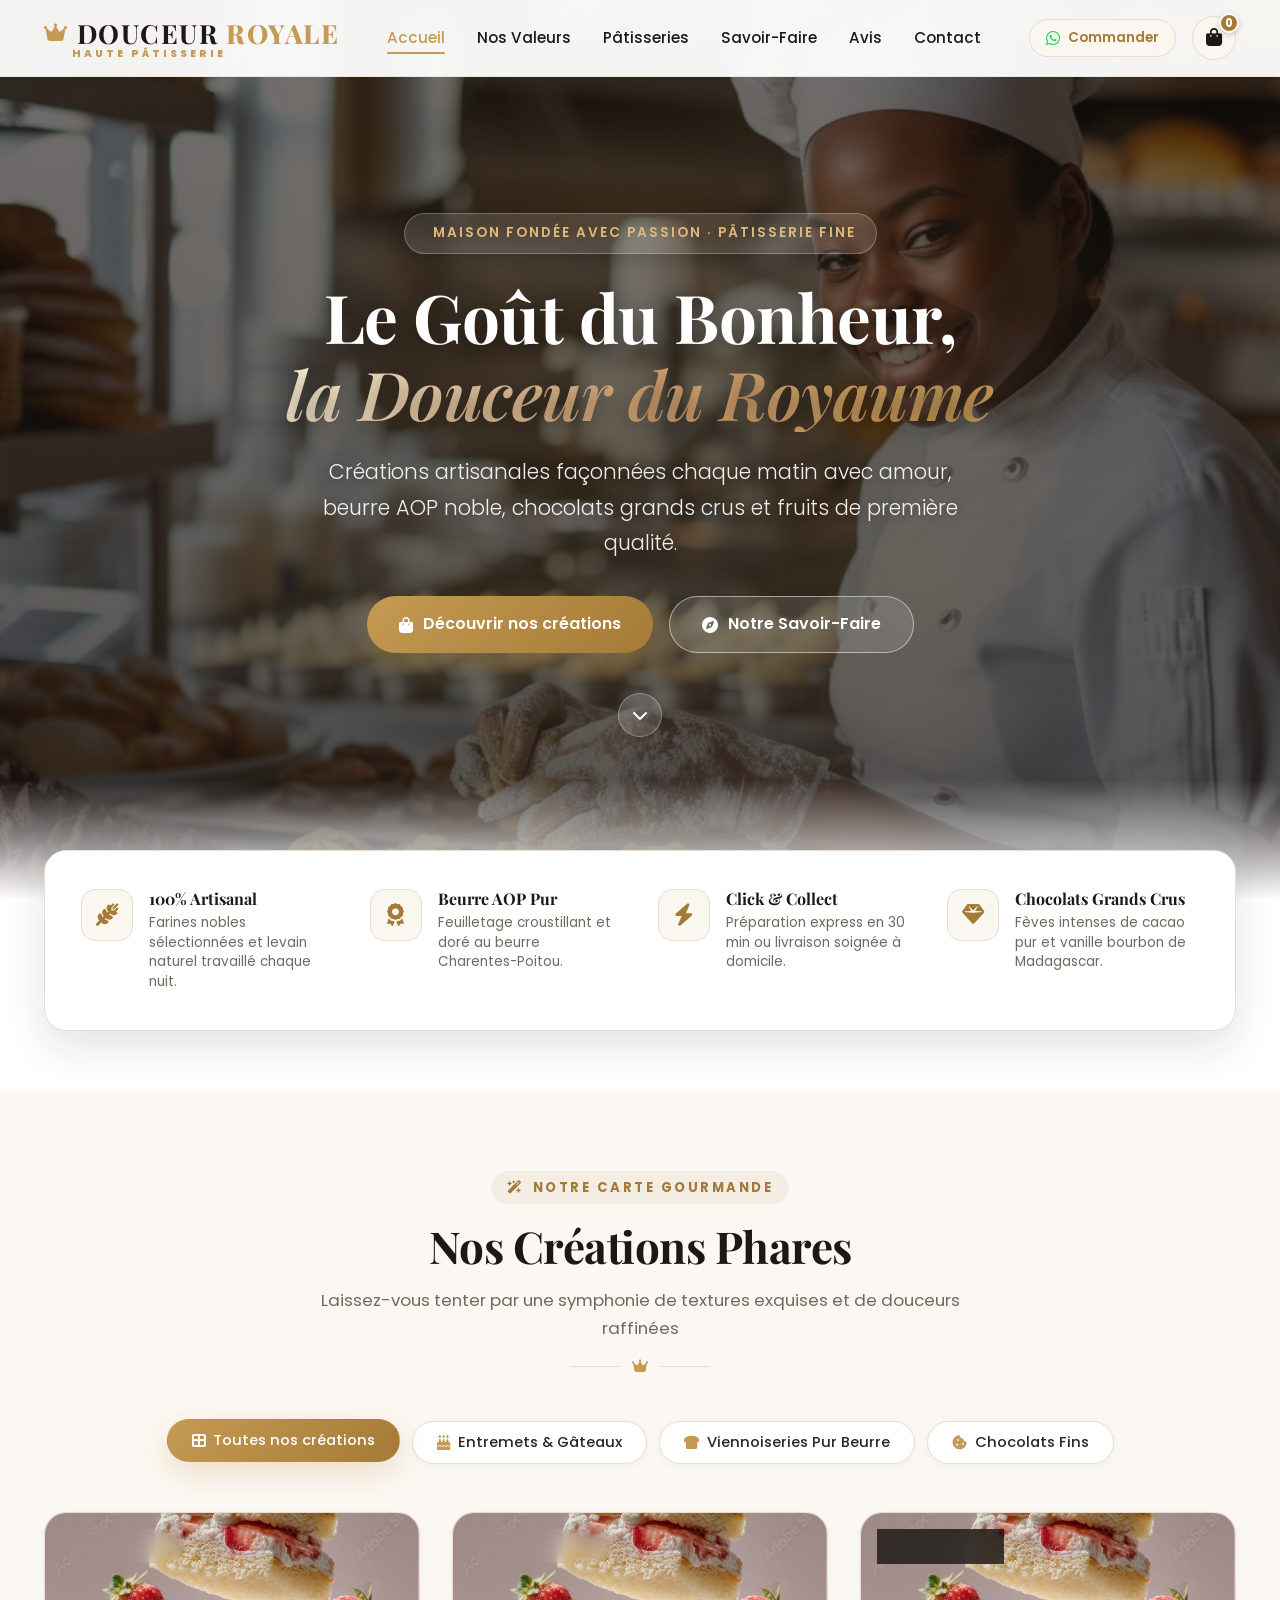
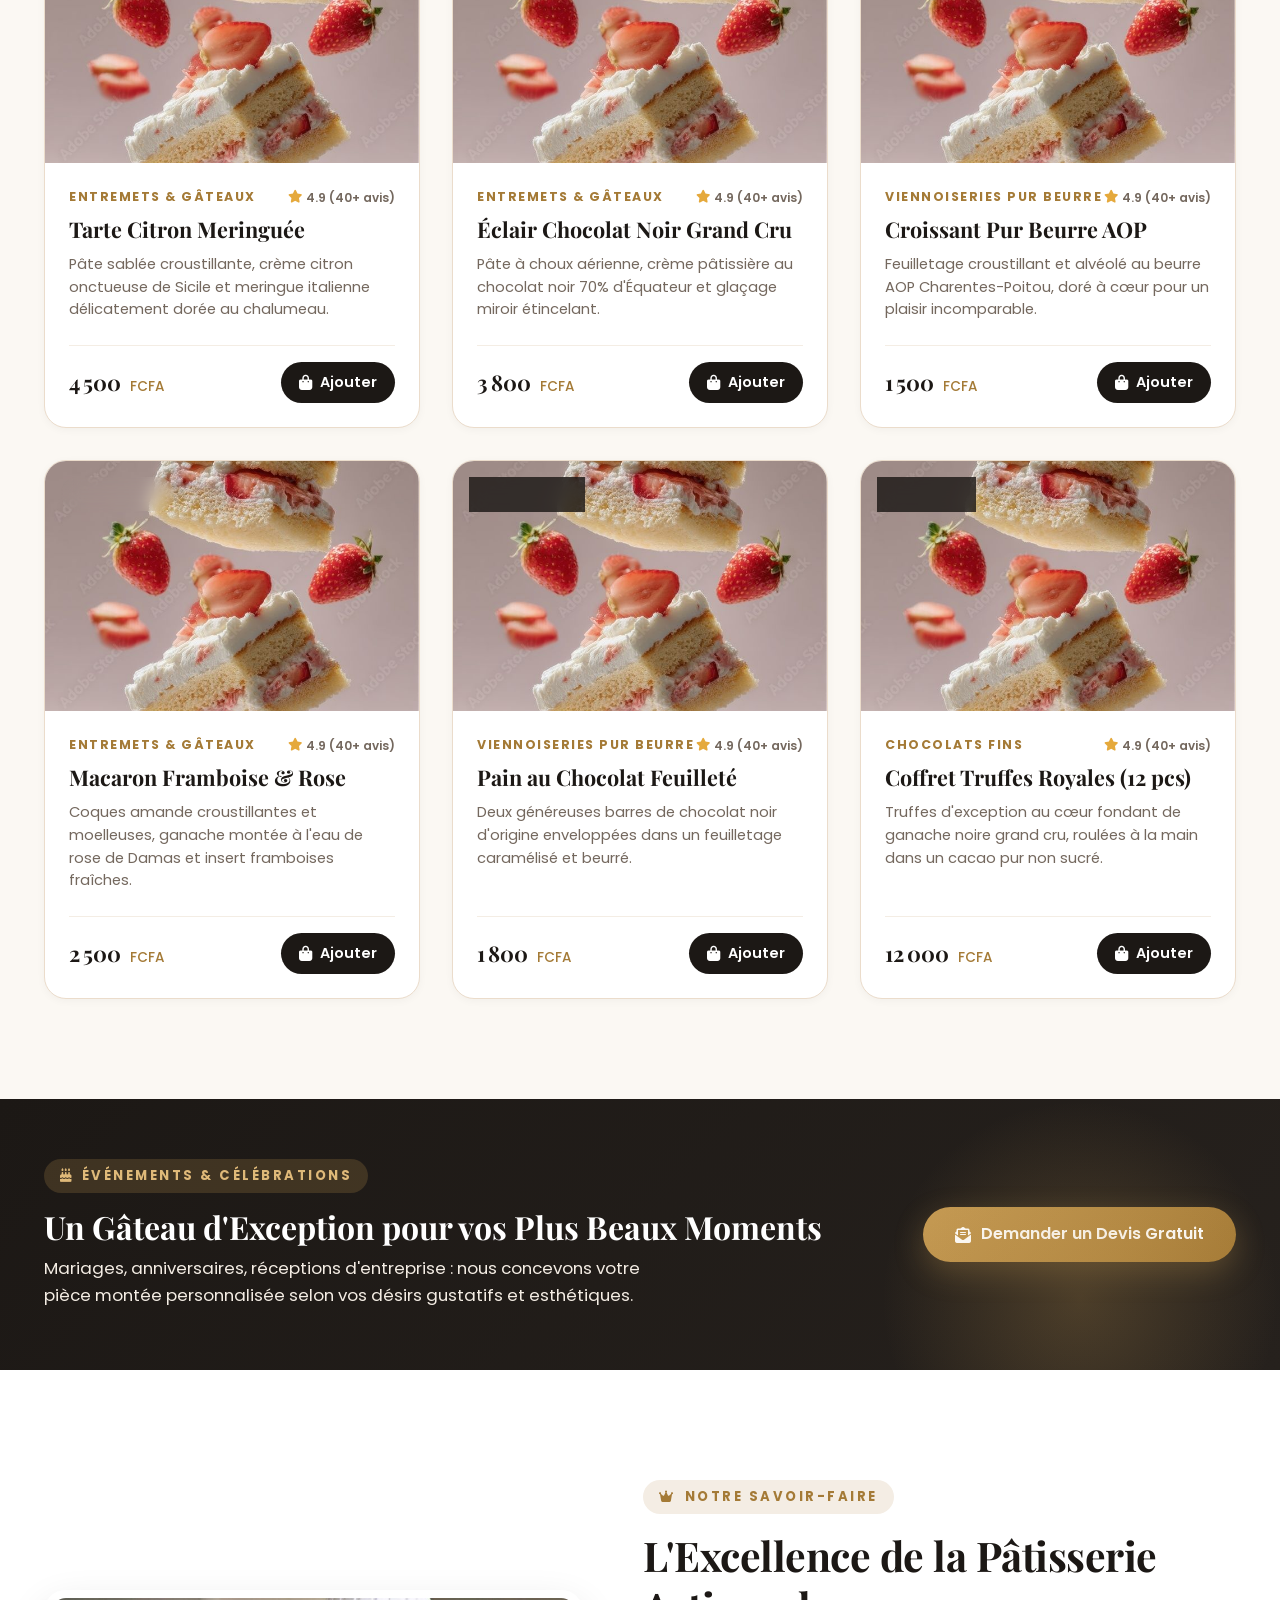
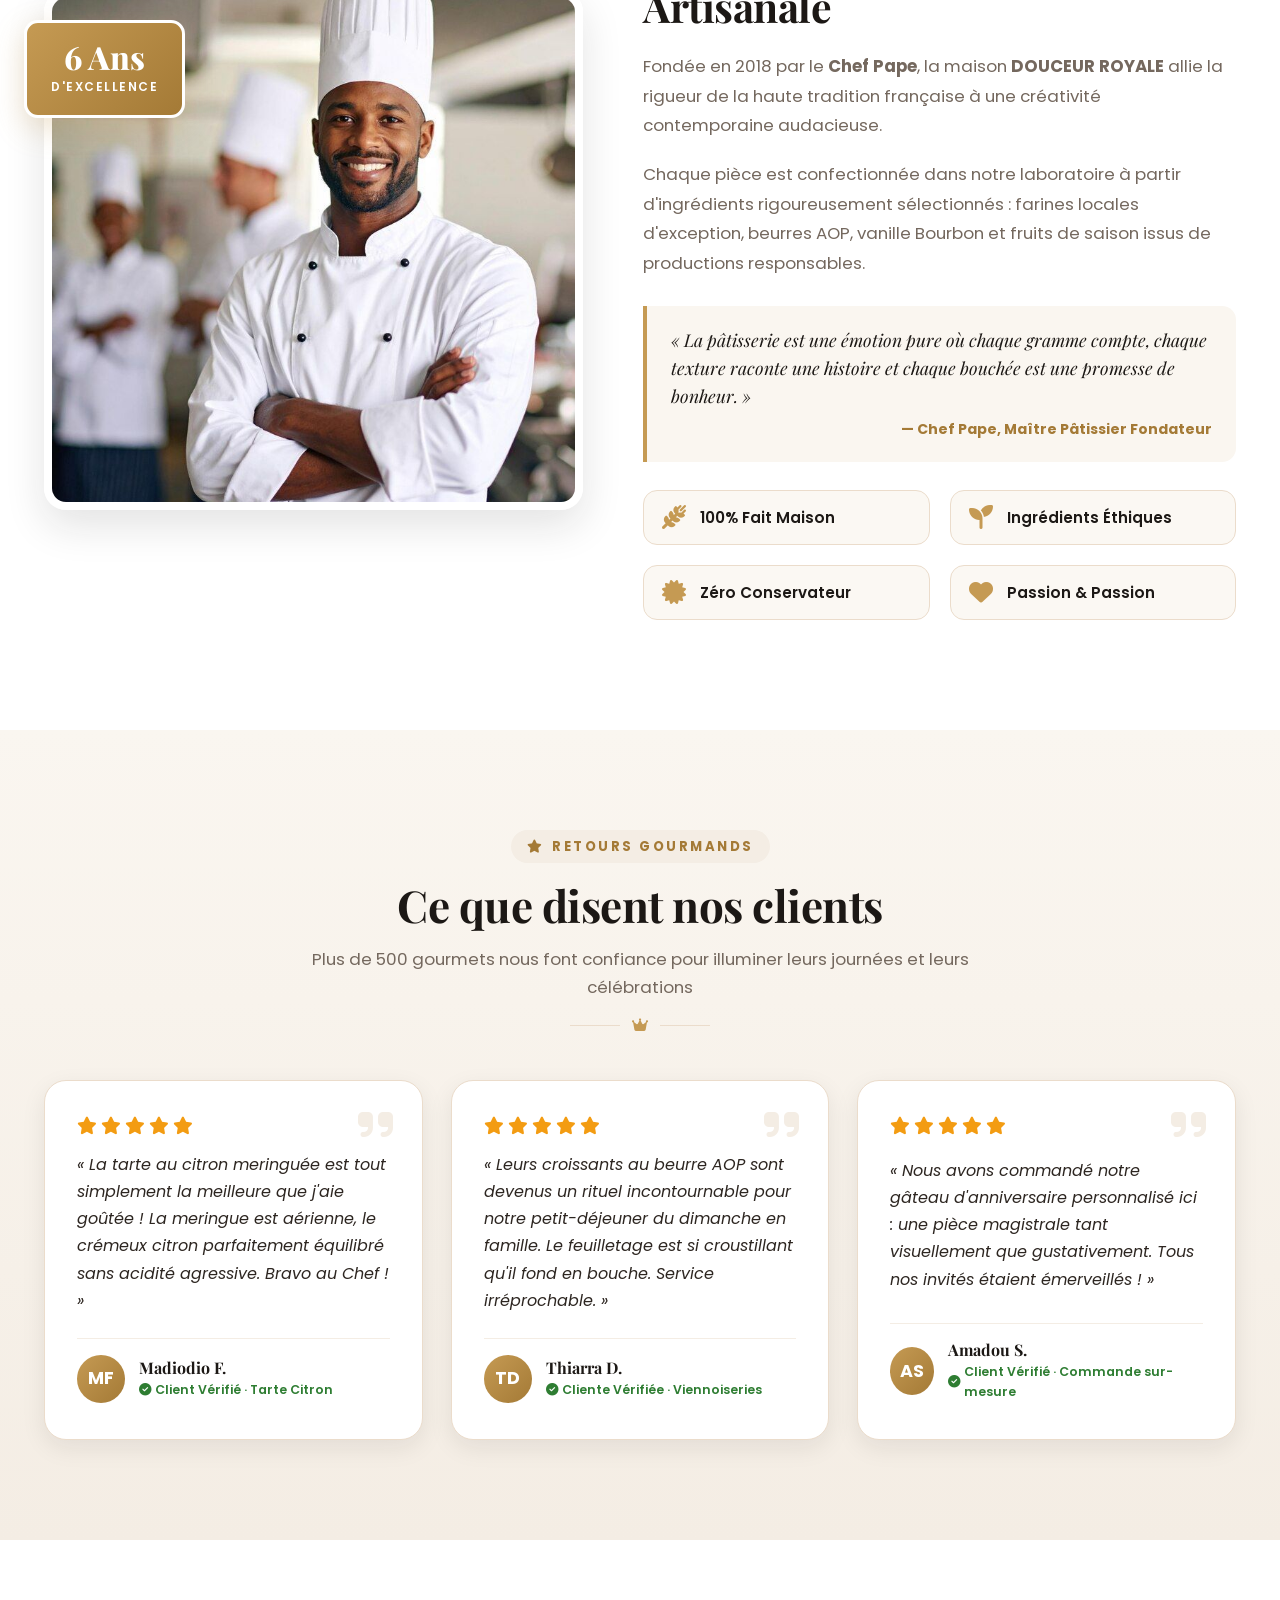
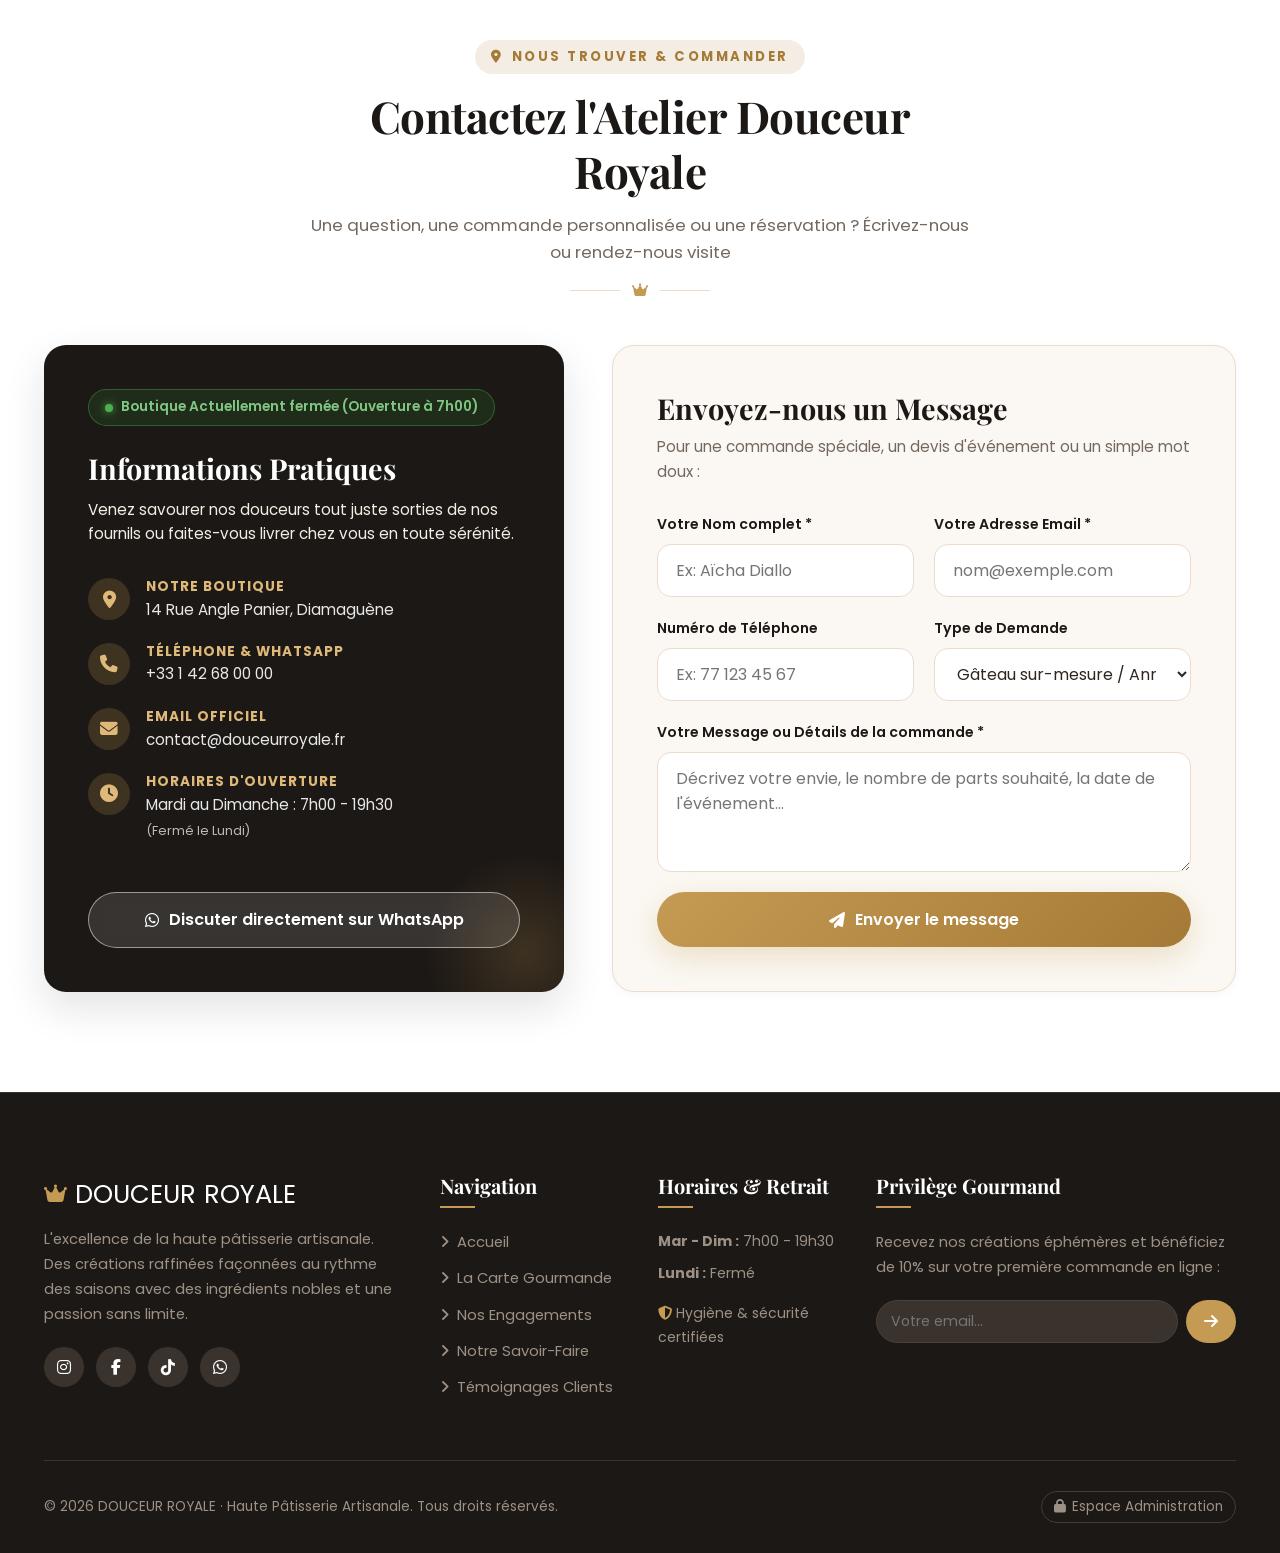
<file: index.html>
<!DOCTYPE html>
<html lang="fr">
<head>
    <meta charset="UTF-8">
    <meta name="viewport" content="width=device-width, initial-scale=1.0">
    <meta name="description" content="Douceur Royale - Haute Pâtisserie Artisanale. Pâtisseries fines, viennoiseries pur beurre et chocolats d'exception préparés chaque jour avec passion.">
    <meta name="theme-color" content="#c59a53">
    <title>Douceur Royale | Pâtisserie Fine & Salon de Douceurs</title>

    <!-- FontAwesome pour les icônes -->
    <link rel="stylesheet" href="https://cdnjs.cloudflare.com/ajax/libs/font-awesome/6.4.0/css/all.min.css">
    <!-- Google Fonts Playfair Display & Poppins -->
    <link rel="preconnect" href="https://fonts.googleapis.com">
    <link rel="preconnect" href="https://fonts.gstatic.com" crossorigin>
    <link href="https://fonts.googleapis.com/css2?family=Playfair+Display:ital,wght@0,500;0,600;0,700;1,400;1,600&family=Poppins:wght@300;400;500;600;700&display=swap" rel="stylesheet">
    
    <link rel="stylesheet" href="style.css">
</head>
<body>

    <!-- Barre de navigation Sticky Glass -->
    <header class="header" id="header">
        <nav class="navbar">
            <a href="#accueil" class="logo">
                <div class="logo-main">
                    <i class="fa-solid fa-crown"></i>
                    DOUCEUR <span>ROYALE</span>
                </div>
                <span class="logo-sub">Haute Pâtisserie</span>
            </a>
            
            <ul class="nav-links">
                <li><a href="#accueil" class="active">Accueil</a></li>
                <li><a href="#engagements">Nos Valeurs</a></li>
                <li><a href="#produits">Pâtisseries</a></li>
                <li><a href="#apropos">Savoir-Faire</a></li>
                <li><a href="#avis">Avis</a></li>
                <li><a href="#contact">Contact</a></li>
            </ul>

            <div class="nav-icons">
                <a href="#contact" class="nav-contact-pill">
                    <i class="fa-brands fa-whatsapp"></i>
                    <span>Commander</span>
                </a>

                <button id="cart-btn" class="icon-btn" aria-label="Ouvrir le panier gourmand" title="Votre Panier">
                    <i class="fa-solid fa-bag-shopping"></i>
                    <span id="cart-count">0</span>
                </button>

                <div class="hamburger" id="hamburger" aria-label="Menu Mobile" role="button" tabindex="0">
                    <span></span>
                    <span></span>
                    <span></span>
                </div>
            </div>
        </nav>
    </header>

    <!-- Section Accueil Hero -->
    <section id="accueil" class="hero">
        <div class="hero-overlay"></div>
        <div class="hero-content">
            <div class="hero-badge">
                <i class="fa-solid fa-sparkles"></i>
                Maison Fondée avec Passion · Pâtisserie Fine
            </div>
            <h1>Le Goût du Bonheur, <span class="gold-gradient">la Douceur du Royaume</span></h1>
            <p>Créations artisanales façonnées chaque matin avec amour, beurre AOP noble, chocolats grands crus et fruits de première qualité.</p>
            
            <div class="hero-actions">
                <a href="#produits" class="btn btn-primary">
                    <i class="fa-solid fa-bag-shopping"></i>
                    Découvrir nos créations
                </a>
                <a href="#apropos" class="btn btn-outline">
                    <i class="fa-solid fa-compass"></i>
                    Notre Savoir-Faire
                </a>
            </div>

            <a href="#engagements" class="hero-scroll" aria-label="Défiler vers le bas">
                <i class="fa-solid fa-chevron-down"></i>
            </a>
        </div>
    </section>

    <!-- Section Engagements & Valeurs (4 Piliers) -->
    <section id="engagements" class="engagements-section">
        <div class="container">
            <div class="engagements-grid">
                <div class="engagement-item">
                    <div class="engagement-icon">
                        <i class="fa-solid fa-wheat-awn"></i>
                    </div>
                    <div class="engagement-text">
                        <h4>100% Artisanal</h4>
                        <p>Farines nobles sélectionnées et levain naturel travaillé chaque nuit.</p>
                    </div>
                </div>

                <div class="engagement-item">
                    <div class="engagement-icon">
                        <i class="fa-solid fa-award"></i>
                    </div>
                    <div class="engagement-text">
                        <h4>Beurre AOP Pur</h4>
                        <p>Feuilletage croustillant et doré au beurre Charentes-Poitou.</p>
                    </div>
                </div>

                <div class="engagement-item">
                    <div class="engagement-icon">
                        <i class="fa-solid fa-bolt"></i>
                    </div>
                    <div class="engagement-text">
                        <h4>Click & Collect</h4>
                        <p>Préparation express en 30 min ou livraison soignée à domicile.</p>
                    </div>
                </div>

                <div class="engagement-item">
                    <div class="engagement-icon">
                        <i class="fa-solid fa-gem"></i>
                    </div>
                    <div class="engagement-text">
                        <h4>Chocolats Grands Crus</h4>
                        <p>Fèves intenses de cacao pur et vanille bourbon de Madagascar.</p>
                    </div>
                </div>
            </div>
        </div>
    </section>

    <!-- Section Produits & Catalogue -->
    <section id="produits" class="products-section">
        <div class="container">
            <div class="section-header">
                <span class="section-tag"><i class="fa-solid fa-wand-magic-sparkles"></i> Notre Carte Gourmande</span>
                <h2 class="section-title">Nos Créations Phares</h2>
                <p class="section-subtitle">Laissez-vous tenter par une symphonie de textures exquises et de douceurs raffinées</p>
                <div class="section-divider">
                    <i class="fa-solid fa-crown"></i>
                </div>
            </div>

            <!-- Filtres des catégories -->
            <div class="category-filters">
                <button class="filter-btn active" data-filter="all">
                    <i class="fa-solid fa-border-all"></i>
                    <span>Toutes nos créations</span>
                </button>
                <button class="filter-btn" data-filter="entremets">
                    <i class="fa-solid fa-cake-candles"></i>
                    <span>Entremets & Gâteaux</span>
                </button>
                <button class="filter-btn" data-filter="viennoiseries">
                    <i class="fa-solid fa-bread-slice"></i>
                    <span>Viennoiseries Pur Beurre</span>
                </button>
                <button class="filter-btn" data-filter="chocolats">
                    <i class="fa-solid fa-cookie-bite"></i>
                    <span>Chocolats Fins</span>
                </button>
            </div>

            <!-- Grille de produits dynamiques -->
            <div class="products-grid">
                <!-- Produit 1 -->
                <article class="product-card" data-category="entremets">
                    <div class="product-image-wrap">
                        <span class="product-badge gold">Best-seller</span>
                        <img src="https://images.unsplash.com/photo-1587314168485-3236d6710814?auto=format&fit=crop&w=600&q=80" alt="Tarte Citron Meringuée" loading="lazy">
                    </div>
                    <div class="product-info">
                        <div class="product-meta">
                            <span class="product-cat-name">Entremets</span>
                            <div class="product-rating">
                                <i class="fa-solid fa-star"></i>
                                <span>4.9 (54 avis)</span>
                            </div>
                        </div>
                        <h3>Tarte Citron Meringuée</h3>
                        <p class="product-desc">Pâte sablée croustillante, crème citron onctueuse de Sicile et meringue italienne délicatement dorée au chalumeau.</p>
                        <div class="product-footer">
                            <span class="price">4 500 <small>FCFA</small></span>
                            <button class="add-to-cart" data-name="Tarte Citron Meringuée" data-price="4500" data-image="https://images.unsplash.com/photo-1587314168485-3236d6710814?auto=format&fit=crop&w=600&q=80">
                                <i class="fa-solid fa-bag-shopping"></i>
                                <span>Ajouter</span>
                            </button>
                        </div>
                    </div>
                </article>

                <!-- Produit 2 -->
                <article class="product-card" data-category="entremets">
                    <div class="product-image-wrap">
                        <span class="product-badge">Coup de Cœur</span>
                        <img src="https://images.unsplash.com/photo-1606313564200-e75d5e30476c?auto=format&fit=crop&w=600&q=80" alt="Éclair Chocolat Noir" loading="lazy">
                    </div>
                    <div class="product-info">
                        <div class="product-meta">
                            <span class="product-cat-name">Entremets</span>
                            <div class="product-rating">
                                <i class="fa-solid fa-star"></i>
                                <span>5.0 (38 avis)</span>
                            </div>
                        </div>
                        <h3>Éclair Chocolat Noir Grand Cru</h3>
                        <p class="product-desc">Pâte à choux aérienne, crème pâtissière au chocolat noir 70% d'Équateur et glaçage miroir étincelant.</p>
                        <div class="product-footer">
                            <span class="price">3 800 <small>FCFA</small></span>
                            <button class="add-to-cart" data-name="Éclair Chocolat Noir Grand Cru" data-price="3800" data-image="https://images.unsplash.com/photo-1606313564200-e75d5e30476c?auto=format&fit=crop&w=600&q=80">
                                <i class="fa-solid fa-bag-shopping"></i>
                                <span>Ajouter</span>
                            </button>
                        </div>
                    </div>
                </article>

                <!-- Produit 3 -->
                <article class="product-card" data-category="viennoiseries">
                    <div class="product-image-wrap">
                        <span class="product-badge">Fait maison</span>
                        <img src="https://images.unsplash.com/photo-1555507036-ab1f4038808a?auto=format&fit=crop&w=600&q=80" alt="Croissant Pur Beurre" loading="lazy">
                    </div>
                    <div class="product-info">
                        <div class="product-meta">
                            <span class="product-cat-name">Viennoiseries</span>
                            <div class="product-rating">
                                <i class="fa-solid fa-star"></i>
                                <span>4.8 (82 avis)</span>
                            </div>
                        </div>
                        <h3>Croissant Pur Beurre AOP</h3>
                        <p class="product-desc">Feuilletage croustillant et alvéolé au beurre AOP Charentes-Poitou, doré à cœur pour un plaisir incomparable.</p>
                        <div class="product-footer">
                            <span class="price">1 500 <small>FCFA</small></span>
                            <button class="add-to-cart" data-name="Croissant Pur Beurre AOP" data-price="1500" data-image="https://images.unsplash.com/photo-1555507036-ab1f4038808a?auto=format&fit=crop&w=600&q=80">
                                <i class="fa-solid fa-bag-shopping"></i>
                                <span>Ajouter</span>
                            </button>
                        </div>
                    </div>
                </article>

                <!-- Produit 4 -->
                <article class="product-card" data-category="entremets">
                    <div class="product-image-wrap">
                        <span class="product-badge gold">Signature</span>
                        <img src="https://images.unsplash.com/photo-1569864321281-22920c8ec42d?auto=format&fit=crop&w=600&q=80" alt="Macaron Framboise & Rose" loading="lazy">
                    </div>
                    <div class="product-info">
                        <div class="product-meta">
                            <span class="product-cat-name">Entremets</span>
                            <div class="product-rating">
                                <i class="fa-solid fa-star"></i>
                                <span>4.9 (46 avis)</span>
                            </div>
                        </div>
                        <h3>Macaron Framboise & Rose</h3>
                        <p class="product-desc">Coques amande croustillantes et moelleuses, ganache montée à l'eau de rose de Damas et insert framboises fraîches.</p>
                        <div class="product-footer">
                            <span class="price">2 500 <small>FCFA</small></span>
                            <button class="add-to-cart" data-name="Macaron Framboise & Rose" data-price="2500" data-image="https://images.unsplash.com/photo-1569864321281-22920c8ec42d?auto=format&fit=crop&w=600&q=80">
                                <i class="fa-solid fa-bag-shopping"></i>
                                <span>Ajouter</span>
                            </button>
                        </div>
                    </div>
                </article>

                <!-- Produit 5 -->
                <article class="product-card" data-category="viennoiseries">
                    <div class="product-image-wrap">
                        <span class="product-badge">Pur Beurre</span>
                        <img src="https://images.unsplash.com/photo-1627308595229-7830a5c91f9f?auto=format&fit=crop&w=600&q=80" alt="Pain au Chocolat" loading="lazy">
                    </div>
                    <div class="product-info">
                        <div class="product-meta">
                            <span class="product-cat-name">Viennoiseries</span>
                            <div class="product-rating">
                                <i class="fa-solid fa-star"></i>
                                <span>4.9 (67 avis)</span>
                            </div>
                        </div>
                        <h3>Pain au Chocolat Feuilleté</h3>
                        <p class="product-desc">Deux généreuses barres de chocolat noir d'origine enveloppées dans un feuilletage caramélisé et beurré.</p>
                        <div class="product-footer">
                            <span class="price">1 800 <small>FCFA</small></span>
                            <button class="add-to-cart" data-name="Pain au Chocolat Feuilleté" data-price="1800" data-image="https://images.unsplash.com/photo-1627308595229-7830a5c91f9f?auto=format&fit=crop&w=600&q=80">
                                <i class="fa-solid fa-bag-shopping"></i>
                                <span>Ajouter</span>
                            </button>
                        </div>
                    </div>
                </article>

                <!-- Produit 6 -->
                <article class="product-card" data-category="chocolats">
                    <div class="product-image-wrap">
                        <span class="product-badge gold">Prestige</span>
                        <img src="https://images.unsplash.com/photo-1549007994-cb92caebd54b?auto=format&fit=crop&w=600&q=80" alt="Coffret Truffes Chocolat" loading="lazy">
                    </div>
                    <div class="product-info">
                        <div class="product-meta">
                            <span class="product-cat-name">Chocolats</span>
                            <div class="product-rating">
                                <i class="fa-solid fa-star"></i>
                                <span>5.0 (29 avis)</span>
                            </div>
                        </div>
                        <h3>Coffret Truffes Royales (12 pcs)</h3>
                        <p class="product-desc">Truffes d'exception au cœur fondant de ganache noire grand cru, roulées à la main dans un cacao pur non sucré.</p>
                        <div class="product-footer">
                            <span class="price">12 000 <small>FCFA</small></span>
                            <button class="add-to-cart" data-name="Coffret Truffes Royales (12 pcs)" data-price="12000" data-image="https://images.unsplash.com/photo-1549007994-cb92caebd54b?auto=format&fit=crop&w=600&q=80">
                                <i class="fa-solid fa-bag-shopping"></i>
                                <span>Ajouter</span>
                            </button>
                        </div>
                    </div>
                </article>
            </div>
        </div>
    </section>

    <!-- Bannière Créations Événements & Sur-Mesure -->
    <section class="spotlight-banner">
        <div class="container">
            <div class="spotlight-content">
                <div class="spotlight-text">
                    <span class="section-tag" style="background: rgba(197, 154, 83, 0.2); color: var(--primary-light);">
                        <i class="fa-solid fa-cake-candles"></i> Événements & Célébrations
                    </span>
                    <h3>Un Gâteau d'Exception pour vos Plus Beaux Moments</h3>
                    <p>Mariages, anniversaires, réceptions d'entreprise : nous concevons votre pièce montée personnalisée selon vos désirs gustatifs et esthétiques.</p>
                </div>
                <a href="#contact" class="btn btn-primary">
                    <i class="fa-solid fa-envelope-open-text"></i>
                    Demander un Devis Gratuit
                </a>
            </div>
        </div>
    </section>

    <!-- Section À Propos & Savoir-Faire -->
    <section id="apropos" class="about-section">
        <div class="container about-grid">
            <div class="about-visual">
                <img src="images/chefff.2.jpg" alt="Chef pâtissier décorant un gâteau d'exception" class="about-main-img" loading="lazy">

                <div class="about-experience-badge">
                    <span class="years">6 Ans</span>
                    <span class="label">D'Excellence</span>
                </div>
            </div>

            <div class="about-text">
                <span class="section-tag"><i class="fa-solid fa-crown"></i> Notre Savoir-Faire</span>
                <h2>L'Excellence de la Pâtisserie Artisanale</h2>
                <p>Fondée en 2018 par le <strong>Chef Pape</strong>, la maison <strong>DOUCEUR ROYALE</strong> allie la rigueur de la haute tradition française à une créativité contemporaine audacieuse.</p>
                <p>Chaque pièce est confectionnée dans notre laboratoire à partir d'ingrédients rigoureusement sélectionnés : farines locales d'exception, beurres AOP, vanille Bourbon et fruits de saison issus de productions responsables.</p>

                <!-- Citation du Chef -->
                <div class="chef-quote">
                    <p>« La pâtisserie est une émotion pure où chaque gramme compte, chaque texture raconte une histoire et chaque bouchée est une promesse de bonheur. »</p>
                    <span class="chef-author">— Chef Pape, Maître Pâtissier Fondateur</span>
                </div>

                <div class="about-features">
                    <div class="feature-box">
                        <i class="fa-solid fa-wheat-awn"></i>
                        <span>100% Fait Maison</span>
                    </div>
                    <div class="feature-box">
                        <i class="fa-solid fa-seedling"></i>
                        <span>Ingrédients Éthiques</span>
                    </div>
                    <div class="feature-box">
                        <i class="fa-solid fa-certificate"></i>
                        <span>Zéro Conservateur</span>
                    </div>
                    <div class="feature-box">
                        <i class="fa-solid fa-heart"></i>
                        <span>Passion & Passion</span>
                    </div>
                </div>
            </div>
        </div>
    </section>

    <!-- Section Avis clients (Témoignages) -->
    <section id="avis" class="testimonials-section">
        <div class="container">
            <div class="section-header">
                <span class="section-tag"><i class="fa-solid fa-star"></i> Retours Gourmands</span>
                <h2 class="section-title">Ce que disent nos clients</h2>
                <p class="section-subtitle">Plus de 500 gourmets nous font confiance pour illuminer leurs journées et leurs célébrations</p>
                <div class="section-divider">
                    <i class="fa-solid fa-crown"></i>
                </div>
            </div>

            <div class="testimonials-grid">
                <div class="testimonial-card">
                    <i class="fa-solid fa-quote-right quote-icon"></i>
                    <div class="stars">
                        <i class="fa-solid fa-star"></i><i class="fa-solid fa-star"></i><i class="fa-solid fa-star"></i><i class="fa-solid fa-star"></i><i class="fa-solid fa-star"></i>
                    </div>
                    <p>« La tarte au citron meringuée est tout simplement la meilleure que j'aie goûtée ! La meringue est aérienne, le crémeux citron parfaitement équilibré sans acidité agressive. Bravo au Chef ! »</p>
                    <div class="testimonial-author">
                        <div class="author-avatar">MF</div>
                        <div class="author-details">
                            <h4>Madiodio F.</h4>
                            <span><i class="fa-solid fa-circle-check"></i> Client Vérifié · Tarte Citron</span>
                        </div>
                    </div>
                </div>

                <div class="testimonial-card">
                    <i class="fa-solid fa-quote-right quote-icon"></i>
                    <div class="stars">
                        <i class="fa-solid fa-star"></i><i class="fa-solid fa-star"></i><i class="fa-solid fa-star"></i><i class="fa-solid fa-star"></i><i class="fa-solid fa-star"></i>
                    </div>
                    <p>« Leurs croissants au beurre AOP sont devenus un rituel incontournable pour notre petit-déjeuner du dimanche en famille. Le feuilletage est si croustillant qu'il fond en bouche. Service irréprochable. »</p>
                    <div class="testimonial-author">
                        <div class="author-avatar">TD</div>
                        <div class="author-details">
                            <h4>Thiarra D.</h4>
                            <span><i class="fa-solid fa-circle-check"></i> Cliente Vérifiée · Viennoiseries</span>
                        </div>
                    </div>
                </div>

                <div class="testimonial-card">
                    <i class="fa-solid fa-quote-right quote-icon"></i>
                    <div class="stars">
                        <i class="fa-solid fa-star"></i><i class="fa-solid fa-star"></i><i class="fa-solid fa-star"></i><i class="fa-solid fa-star"></i><i class="fa-solid fa-star"></i>
                    </div>
                    <p>« Nous avons commandé notre gâteau d'anniversaire personnalisé ici : une pièce magistrale tant visuellement que gustativement. Tous nos invités étaient émerveillés ! »</p>
                    <div class="testimonial-author">
                        <div class="author-avatar">AS</div>
                        <div class="author-details">
                            <h4>Amadou S.</h4>
                            <span><i class="fa-solid fa-circle-check"></i> Client Vérifié · Commande sur-mesure</span>
                        </div>
                    </div>
                </div>
            </div>
        </div>
    </section>

    <!-- Section Contact / Commande & Horaires -->
    <section id="contact" class="contact-section">
        <div class="container">
            <div class="section-header">
                <span class="section-tag"><i class="fa-solid fa-location-dot"></i> Nous Trouver & Commander</span>
                <h2 class="section-title">Contactez l'Atelier Douceur Royale</h2>
                <p class="section-subtitle">Une question, une commande personnalisée ou une réservation ? Écrivez-nous ou rendez-nous visite</p>
                <div class="section-divider">
                    <i class="fa-solid fa-crown"></i>
                </div>
            </div>

            <div class="contact-grid">
                <!-- Carte Informations & Horaires -->
                <div class="contact-card-info">
                    <div>
                        <div class="live-status-pill">
                            <span class="indicator-dot"></span>
                            <span id="store-status">Boutique Ouverte aujourd'hui jusqu'à 19h30</span>
                        </div>
                        <h3>Informations Pratiques</h3>
                        <p class="info-intro">Venez savourer nos douceurs tout juste sorties de nos fournils ou faites-vous livrer chez vous en toute sérénité.</p>

                        <div class="contact-items-list">
                            <div class="contact-item">
                                <div class="contact-item-icon">
                                    <i class="fa-solid fa-location-dot"></i>
                                </div>
                                <div class="contact-item-text">
                                    <h5>Notre Boutique</h5>
                                    <p>14 Rue Angle Panier, Diamaguène</p>
                                </div>
                            </div>

                            <div class="contact-item">
                                <div class="contact-item-icon">
                                    <i class="fa-solid fa-phone"></i>
                                </div>
                                <div class="contact-item-text">
                                    <h5>Téléphone & WhatsApp</h5>
                                    <a href="tel:+33142680000">+33 1 42 68 00 00</a>
                                </div>
                            </div>

                            <div class="contact-item">
                                <div class="contact-item-icon">
                                    <i class="fa-solid fa-envelope"></i>
                                </div>
                                <div class="contact-item-text">
                                    <h5>Email Officiel</h5>
                                    <a href="mailto:contact@douceurroyale.fr">contact@douceurroyale.fr</a>
                                </div>
                            </div>

                            <div class="contact-item">
                                <div class="contact-item-icon">
                                    <i class="fa-solid fa-clock"></i>
                                </div>
                                <div class="contact-item-text">
                                    <h5>Horaires d'Ouverture</h5>
                                    <p>Mardi au Dimanche : 7h00 - 19h30<br><small style="color: rgba(255,255,255,0.7);">(Fermé le Lundi)</small></p>
                                </div>
                            </div>
                        </div>
                    </div>

                    <a href="https://wa.me/33142680000?text=Bonjour%20Douceur%20Royale,%20je%20souhaite%20commander" target="_blank" rel="noopener noreferrer" class="btn btn-outline" style="width: 100%;">
                        <i class="fa-brands fa-whatsapp"></i>
                        Discuter directement sur WhatsApp
                    </a>
                </div>

                <!-- Formulaire de contact -->
                <div class="contact-form-wrap">
                    <h3>Envoyez-nous un Message</h3>
                    <p>Pour une commande spéciale, un devis d'événement ou un simple mot doux :</p>
                    <form class="contact-form" id="contact-form">
                        <div class="form-grid">
                            <div class="form-group">
                                <label for="contact-name">Votre Nom complet *</label>
                                <input type="text" id="contact-name" placeholder="Ex: Aïcha Diallo" required>
                            </div>
                            <div class="form-group">
                                <label for="contact-email">Votre Adresse Email *</label>
                                <input type="email" id="contact-email" placeholder="nom@exemple.com" required>
                            </div>
                        </div>

                        <div class="form-grid">
                            <div class="form-group">
                                <label for="contact-phone">Numéro de Téléphone</label>
                                <input type="tel" id="contact-phone" placeholder="Ex: 77 123 45 67">
                            </div>
                            <div class="form-group">
                                <label for="contact-type">Type de Demande</label>
                                <select id="contact-type">
                                    <option value="sur-mesure">Gâteau sur-mesure / Anniversaire</option>
                                    <option value="evenement">Mariage / Réception d'entreprise</option>
                                    <option value="reservation">Réservation / Retrait express</option>
                                    <option value="autre">Autre question</option>
                                </select>
                            </div>
                        </div>

                        <div class="form-group full-width">
                            <label for="contact-message">Votre Message ou Détails de la commande *</label>
                            <textarea id="contact-message" placeholder="Décrivez votre envie, le nombre de parts souhaité, la date de l'événement..." required></textarea>
                        </div>

                        <button type="submit" class="btn btn-primary">
                            <i class="fa-solid fa-paper-plane"></i>
                            Envoyer le message
                        </button>
                    </form>
                </div>
            </div>
        </div>
    </section>

    <!-- Footer Haute Pâtisserie -->
    <footer>
        <div class="container">
            <div class="footer-grid">
                <div class="footer-col">
                    <div class="logo-main" style="color: var(--white); font-size: 1.6rem; margin-bottom: 12px;">
                        <i class="fa-solid fa-crown" style="color: var(--primary);"></i>
                        DOUCEUR <span>ROYALE</span>
                    </div>
                    <p>L'excellence de la haute pâtisserie artisanale. Des créations raffinées façonnées au rythme des saisons avec des ingrédients nobles et une passion sans limite.</p>
                    <div class="footer-socials">
                        <a href="#" class="social-link" aria-label="Instagram"><i class="fa-brands fa-instagram"></i></a>
                        <a href="#" class="social-link" aria-label="Facebook"><i class="fa-brands fa-facebook-f"></i></a>
                        <a href="#" class="social-link" aria-label="TikTok"><i class="fa-brands fa-tiktok"></i></a>
                        <a href="#" class="social-link" aria-label="WhatsApp"><i class="fa-brands fa-whatsapp"></i></a>
                    </div>
                </div>

                <div class="footer-col">
                    <h4>Navigation</h4>
                    <div class="footer-links">
                        <a href="#accueil"><i class="fa-solid fa-angle-right"></i> Accueil</a>
                        <a href="#produits"><i class="fa-solid fa-angle-right"></i> La Carte Gourmande</a>
                        <a href="#engagements"><i class="fa-solid fa-angle-right"></i> Nos Engagements</a>
                        <a href="#apropos"><i class="fa-solid fa-angle-right"></i> Notre Savoir-Faire</a>
                        <a href="#avis"><i class="fa-solid fa-angle-right"></i> Témoignages Clients</a>
                    </div>
                </div>

                <div class="footer-col">
                    <h4>Horaires & Retrait</h4>
                    <p style="font-size: 0.88rem; margin-bottom: 8px;"><strong>Mar - Dim :</strong> 7h00 - 19h30</p>
                    <p style="font-size: 0.88rem; margin-bottom: 16px;"><strong>Lundi :</strong> Fermé</p>
                    <p style="font-size: 0.88rem;"><i class="fa-solid fa-shield-halved" style="color: var(--primary);"></i> Hygiène & sécurité certifiées</p>
                </div>

                <div class="footer-col">
                    <h4>Privilège Gourmand</h4>
                    <p>Recevez nos créations éphémères et bénéficiez de 10% sur votre première commande en ligne :</p>
                    <form class="newsletter-form" onsubmit="event.preventDefault(); alert('Merci pour votre inscription au Cercle Privilège Douceur Royale !'); this.reset();">
                        <input type="email" placeholder="Votre email..." required>
                        <button type="submit" aria-label="S'inscrire"><i class="fa-solid fa-arrow-right"></i></button>
                    </form>
                </div>
            </div>

            <div class="footer-bottom">
                <p>&copy; 2026 DOUCEUR ROYALE · Haute Pâtisserie Artisanale. Tous droits réservés.</p>
                <a href="admin.html" class="admin-link">
                    <i class="fa-solid fa-lock"></i>
                    <span>Espace Administration</span>
                </a>
            </div>
        </div>
    </footer>

    <!-- Panier Glissant (Drawer Modal) -->
    <div class="cart-overlay" id="cart-overlay"></div>
    <div class="cart-modal" id="cart-modal" aria-labelledby="cart-title" role="dialog" aria-modal="true">
        <div class="cart-header">
            <h3 id="cart-title"><i class="fa-solid fa-bag-shopping"></i> Votre Panier Gourmand</h3>
            <button id="close-cart" class="close-btn" aria-label="Fermer le panier">&times;</button>
        </div>

        <!-- Barre livraison offerte -->
        <div class="free-shipping-progress" id="free-shipping-container">
            <div class="progress-text">
                <span id="shipping-msg">Livraison offerte dès 25 000 FCFA</span>
                <span id="shipping-percent">0%</span>
            </div>
            <div class="progress-bar-bg">
                <div class="progress-bar-fill" id="shipping-bar" style="width: 0%;"></div>
            </div>
        </div>

        <div class="cart-items" id="cart-items">
            <!-- Articles injectés par JS -->
            <div class="empty-cart-msg">
                <i class="fa-solid fa-cookie-bite"></i>
                <p>Votre panier est vide pour le moment.</p>
                <a href="#produits" class="btn btn-outline" style="margin-top: 15px; color: var(--dark); border-color: var(--dark);" onclick="document.getElementById('cart-modal').classList.remove('open'); document.getElementById('cart-overlay').classList.remove('show');">Découvrir la carte</a>
            </div>
        </div>

        <div class="cart-footer">
            <div class="cart-total">
                <span>Total à régler :</span>
                <span id="cart-total-price">0 FCFA</span>
            </div>
            <button class="btn btn-primary checkout-btn" id="checkout-btn">
                <i class="fa-solid fa-check"></i>
                Valider ma commande
            </button>
        </div>
    </div>

    <!-- Modale de Confirmation de Commande -->
    <div class="checkout-modal" id="checkout-modal" role="dialog" aria-modal="true">
        <div class="checkout-dialog">
            <div class="checkout-dialog-header">
                <h3><i class="fa-solid fa-bag-shopping text-gold"></i> Finaliser ma commande</h3>
                <button class="close-btn" id="close-checkout" aria-label="Fermer">&times;</button>
            </div>
            
            <div class="order-method-tabs">
                <div class="order-method-tab active" data-method="pickup">
                    <i class="fa-solid fa-store"></i> Retrait en boutique (Click & Collect)
                </div>
                <div class="order-method-tab" data-method="delivery">
                    <i class="fa-solid fa-truck"></i> Livraison à domicile
                </div>
            </div>

            <form id="order-form" class="admin-form">
                <label for="order-name">Votre Nom et Prénom *</label>
                <input id="order-name" type="text" placeholder="Ex: Fatou Ndiaye" required>

                <label for="order-phone">Numéro de Téléphone / WhatsApp *</label>
                <input id="order-phone" type="tel" placeholder="Ex: 77 000 00 00" required>

                <div id="delivery-address-group" style="display: none;">
                    <label for="order-address">Adresse complète de livraison *</label>
                    <input id="order-address" type="text" placeholder="Quartier, Rue, N° de villa ou repère">
                </div>

                <label for="order-notes">Instructions particulières (message sur gâteau, heure souhaitée...)</label>
                <textarea id="order-notes" rows="2" placeholder="Ex: Veuillez inscrire 'Joyeux Anniversaire Sophie' sur le gâteau"></textarea>

                <div style="background: var(--secondary-light); padding: 14px 18px; border-radius: var(--radius-md); margin-top: 10px; font-size: 0.95rem;">
                    <div style="display: flex; justify-content: space-between; margin-bottom: 6px;">
                        <span>Sous-total commande :</span>
                        <strong id="modal-order-total">0 FCFA</strong>
                    </div>
                    <div style="font-size: 0.8rem; color: var(--text-muted);">
                        Paiement sécurisé lors du retrait ou à la livraison (Espèces, Wave, Orange Money).
                    </div>
                </div>

                <div style="display: flex; gap: 12px; margin-top: 20px;">
                    <button type="button" class="btn btn-outline" id="cancel-checkout" style="color: var(--dark); border-color: var(--border-color); flex: 1;">Retour</button>
                    <button type="submit" class="btn btn-primary" style="flex: 2;">
                        <i class="fa-brands fa-whatsapp"></i>
                        Confirmer la commande
                    </button>
                </div>
            </form>
        </div>
    </div>

    <!-- Toast Notification Unique -->
    <div class="toast" id="toast" role="status" aria-live="polite">
        <i class="fa-solid fa-circle-check"></i>
        <span id="toast-message">Article ajouté au panier !</span>
    </div>

    <!-- Bouton Retour en Haut -->
    <button class="back-to-top" id="back-to-top" aria-label="Remonter en haut de page">
        <i class="fa-solid fa-arrow-up"></i>
    </button>

    <script src="script.js"></script>
</body>
</html>
</file>
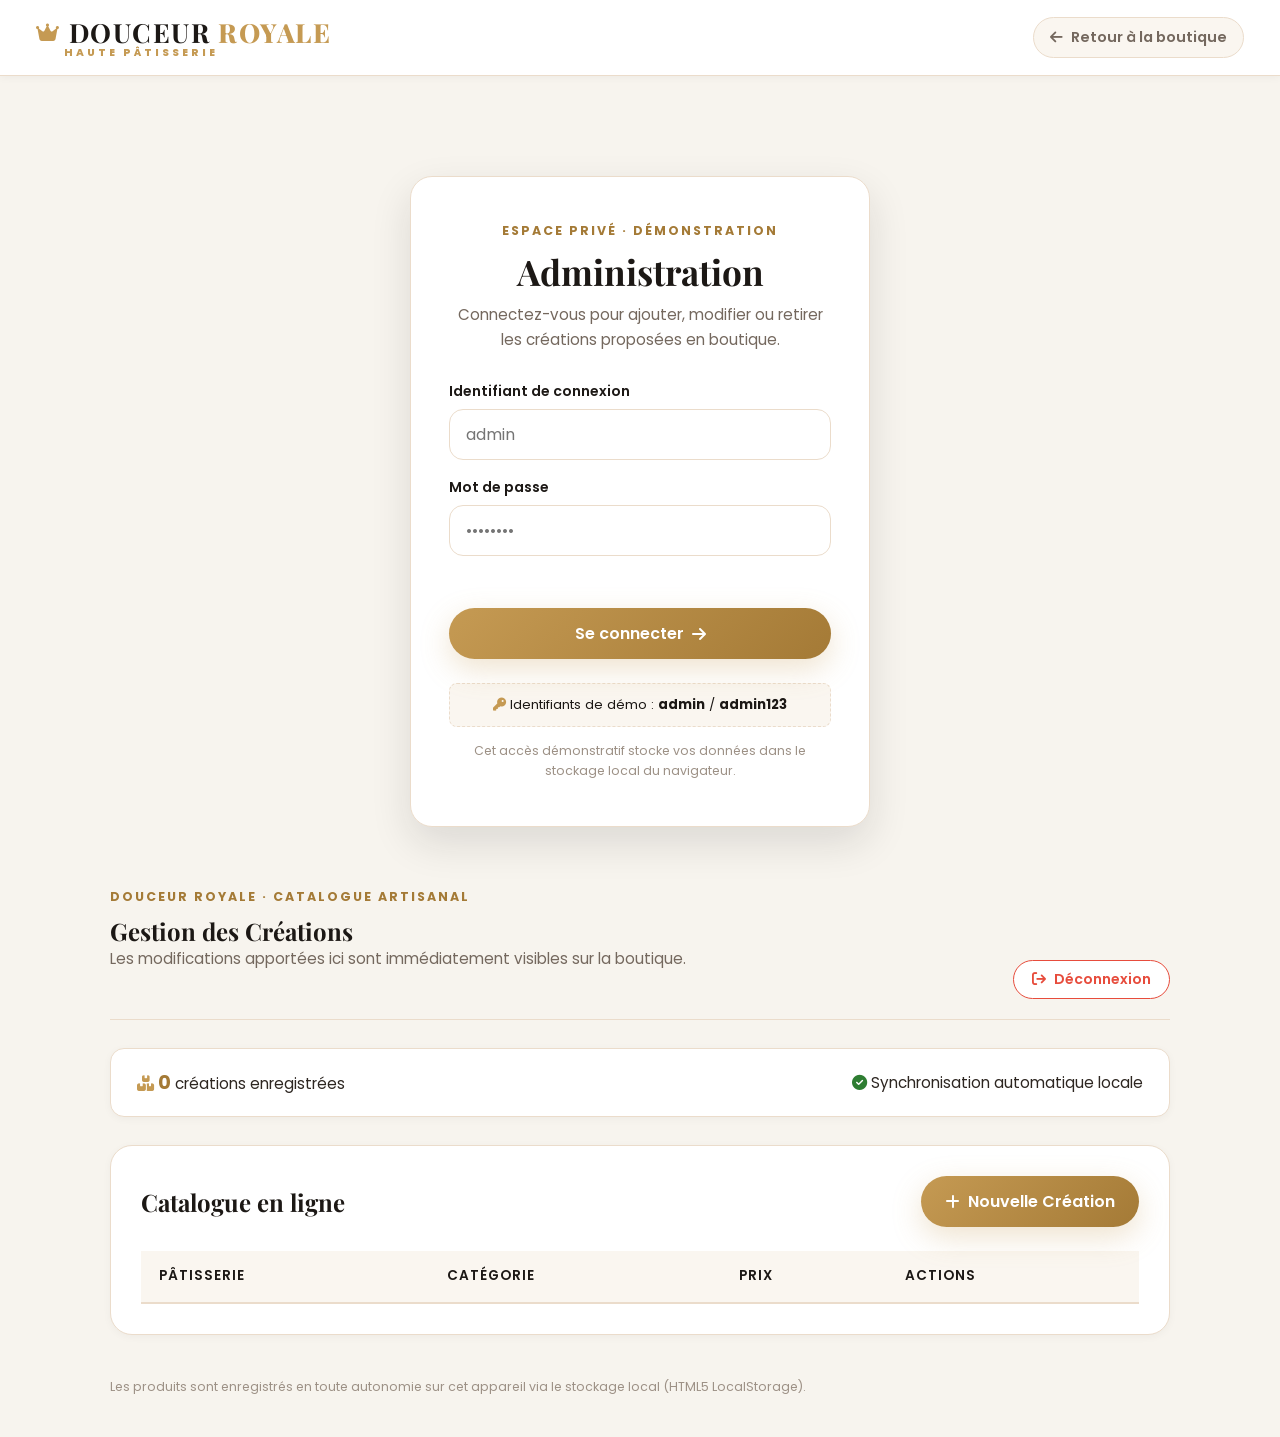
<file: admin.html>
<!DOCTYPE html>
<html lang="fr">
<head>
    <meta charset="UTF-8">
    <meta name="viewport" content="width=device-width, initial-scale=1.0">
    <meta name="theme-color" content="#c59a53">
    <title>Administration | Douceur Royale - Gestion du Catalogue</title>
    <!-- FontAwesome -->
    <link rel="stylesheet" href="https://cdnjs.cloudflare.com/ajax/libs/font-awesome/6.4.0/css/all.min.css">
    <!-- Google Fonts -->
    <link rel="preconnect" href="https://fonts.googleapis.com">
    <link rel="preconnect" href="https://fonts.gstatic.com" crossorigin>
    <link href="https://fonts.googleapis.com/css2?family=Playfair+Display:ital,wght@0,600;0,700;1,400&family=Poppins:wght@300;400;500;600;700&display=swap" rel="stylesheet">
    <link rel="stylesheet" href="style.css">
</head>
<body class="admin-page">
    <header class="admin-header">
        <a href="index.html" class="logo">
            <div class="logo-main">
                <i class="fa-solid fa-crown"></i>
                DOUCEUR <span>ROYALE</span>
            </div>
            <span class="logo-sub">Haute Pâtisserie</span>
        </a>
        <a class="admin-back-link" href="index.html">
            <i class="fa-solid fa-arrow-left"></i>
            <span>Retour à la boutique</span>
        </a>
    </header>

    <main class="admin-main">
        <!-- Connexion Admin -->
        <section class="admin-login" id="admin-login">
            <p class="admin-eyebrow">Espace Privé · Démonstration</p>
            <h1>Administration</h1>
            <p class="admin-intro">Connectez-vous pour ajouter, modifier ou retirer les créations proposées en boutique.</p>
            <form id="login-form" class="admin-form">
                <label for="admin-username">Identifiant de connexion</label>
                <input id="admin-username" name="username" autocomplete="username" placeholder="admin" required>
                <label for="admin-password">Mot de passe</label>
                <input id="admin-password" name="password" type="password" autocomplete="current-password" placeholder="••••••••" required>
                <p class="admin-error" id="login-error" role="alert"></p>
                <button class="admin-primary-button" type="submit">
                    <span>Se connecter</span>
                    <i class="fa-solid fa-arrow-right"></i>
                </button>
            </form>
            <div class="admin-demo-note">
                <i class="fa-solid fa-key" style="color: var(--primary);"></i> Identifiants de démo : <strong>admin</strong> / <strong>admin123</strong>
            </div>
            <p class="admin-security-note">Cet accès démonstratif stocke vos données dans le stockage local du navigateur.</p>
        </section>

        <!-- Tableau de Bord Admin -->
        <section class="admin-dashboard" id="admin-dashboard" hidden>
            <div class="admin-title-row">
                <div>
                    <p class="admin-eyebrow">DOUCEUR ROYALE · CATALOGUE ARTISANAL</p>
                    <h1>Gestion des Créations</h1>
                    <p class="admin-intro">Les modifications apportées ici sont immédiatement visibles sur la boutique.</p>
                </div>
                <button class="admin-logout" id="logout-button" type="button">
                    <i class="fa-solid fa-arrow-right-from-bracket"></i>
                    <span>Déconnexion</span>
                </button>
            </div>

            <div class="admin-summary" aria-live="polite">
                <span><i class="fa-solid fa-boxes-stacked text-gold"></i> <strong id="product-count">0</strong> créations enregistrées</span>
                <span><i class="fa-solid fa-circle-check" style="color: var(--success);"></i> Synchronisation automatique locale</span>
            </div>

            <div class="admin-workspace">
                <section class="admin-product-list" aria-labelledby="catalog-title">
                    <div class="admin-section-heading">
                        <h2 id="catalog-title">Catalogue en ligne</h2>
                        <button class="admin-primary-button add-product-button" id="new-product-button" type="button">
                            <i class="fa-solid fa-plus"></i>
                            <span>Nouvelle Création</span>
                        </button>
                    </div>
                    <div class="admin-table-wrap">
                        <table class="admin-table">
                            <thead>
                                <tr>
                                    <th>Pâtisserie</th>
                                    <th>Catégorie</th>
                                    <th>Prix</th>
                                    <th>Actions</th>
                                </tr>
                            </thead>
                            <tbody id="product-table-body"></tbody>
                        </table>
                    </div>
                    <p class="admin-empty" id="empty-products" hidden style="text-align: center; padding: 40px; color: var(--text-muted);">
                        Aucune création pour le moment. Cliquez sur « Nouvelle Création » pour commencer.
                    </p>
                </section>

                <!-- Éditeur de Produit (Ajout / Modification) -->
                <section class="admin-editor" id="product-editor" aria-labelledby="editor-title" hidden>
                    <div class="admin-section-heading">
                        <h2 id="editor-title">Nouvelle création</h2>
                        <button class="admin-icon-button" id="cancel-edit-button" type="button" aria-label="Fermer le formulaire" title="Fermer">
                            <i class="fa-solid fa-xmark"></i>
                        </button>
                    </div>
                    <form id="product-form" class="admin-form">
                        <input id="product-id" type="hidden">

                        <label for="product-name">Nom de la création *</label>
                        <input id="product-name" maxlength="80" placeholder="Ex: Saint-Honoré Vanille & Caramel" required>

                        <div style="display: grid; grid-template-columns: 1fr 1fr; gap: 16px;">
                            <div>
                                <label for="product-category">Catégorie *</label>
                                <select id="product-category" required>
                                    <option value="entremets">Entremets & Gâteaux</option>
                                    <option value="viennoiseries">Viennoiseries Pur Beurre</option>
                                    <option value="chocolats">Chocolats Fins</option>
                                </select>
                            </div>
                            <div>
                                <label for="product-price">Prix en FCFA *</label>
                                <input id="product-price" type="number" min="1" step="100" placeholder="Ex: 4500" required>
                            </div>
                        </div>

                        <label for="product-image">Adresse URL de la photo *</label>
                        <input id="product-image" type="text" placeholder="images/gateaux.jpg ou URL https://" required>

                        <label for="product-description">Description gourmande & Ingrédients *</label>
                        <textarea id="product-description" rows="3" maxlength="280" placeholder="Pâte sablée croustillante, crème légère infusée..." required></textarea>

                        <label for="product-badge">Badge distinctif (facultatif)</label>
                        <input id="product-badge" maxlength="30" placeholder="Ex: Best-seller, Fait Maison, Coup de Cœur...">

                        <div class="admin-form-actions">
                            <button class="admin-secondary-button" id="cancel-form-button" type="button">Annuler</button>
                            <button class="admin-primary-button" type="submit">
                                <i class="fa-solid fa-floppy-disk"></i>
                                <span>Enregistrer la création</span>
                            </button>
                        </div>
                    </form>
                </section>
            </div>
            <p class="admin-security-note">Les produits sont enregistrés en toute autonomie sur cet appareil via le stockage local (HTML5 LocalStorage).</p>
        </section>
    </main>

    <div class="admin-toast" id="admin-toast" role="status" aria-live="polite"></div>
    <script src="admin.js"></script>
</body>
</html>
</file>
<file: style.css>
/* ==========================================================================
   DOUCEUR ROYALE - HAUTE PÂTISSERIE ARTISANALE
   Feuille de styles principale & Administration
   ========================================================================== */

/* --- 1. VARIABLES & DESIGN TOKENS --- */
:root {
    /* Palette Royauté & Pâtisserie */
    --primary: #c59a53;
    --primary-light: #dfb979;
    --primary-dark: #a47a36;
    --primary-glow: rgba(197, 154, 83, 0.25);
    
    --secondary: #f4ede4;
    --secondary-light: #faf6f0;
    --cream: #fbf8f3;
    
    --dark: #1c1815;
    --dark-surface: #26211d;
    --dark-muted: #3a332d;
    
    --text-main: #2d2621;
    --text-muted: #74685e;
    --text-light: #9d9186;
    
    --white: #ffffff;
    --border-color: #ebdccb;
    --border-light: rgba(197, 154, 83, 0.15);
    
    --success: #2e7d32;
    --success-bg: #e8f5e9;
    --danger: #c62828;
    --danger-bg: #ffebee;
    --warning: #ef6c00;
    
    /* Typographie */
    --font-heading: 'Playfair Display', Georgia, serif;
    --font-body: 'Poppins', -apple-system, BlinkMacSystemFont, 'Segoe UI', Roboto, sans-serif;
    
    /* Élévations & Ombres douces */
    --shadow-sm: 0 2px 8px rgba(28, 24, 21, 0.04);
    --shadow-md: 0 8px 24px rgba(28, 24, 21, 0.08);
    --shadow-lg: 0 16px 40px rgba(28, 24, 21, 0.12);
    --shadow-gold: 0 10px 30px rgba(197, 154, 83, 0.28);
    
    /* Rayons & Transitions */
    --radius-sm: 8px;
    --radius-md: 14px;
    --radius-lg: 22px;
    --radius-full: 9999px;
    --transition: all 0.3s cubic-bezier(0.16, 1, 0.3, 1);
    --transition-bounce: all 0.4s cubic-bezier(0.34, 1.56, 0.64, 1);
}

/* --- 2. RESET & BASE --- */
*, *::before, *::after {
    margin: 0;
    padding: 0;
    box-sizing: border-box;
}

html {
    scroll-behavior: smooth;
    font-size: 16px;
}

body {
    font-family: var(--font-body);
    color: var(--text-main);
    background-color: var(--white);
    line-height: 1.65;
    -webkit-font-smoothing: antialiased;
    -moz-osx-font-smoothing: grayscale;
    overflow-x: hidden;
}

h1, h2, h3, h4, h5, .logo, .section-title {
    font-family: var(--font-heading);
    color: var(--dark);
    font-weight: 700;
    line-height: 1.25;
}

a {
    text-decoration: none;
    color: inherit;
    transition: var(--transition);
}

img {
    max-width: 100%;
    height: auto;
    display: block;
}

ul {
    list-style: none;
}

button, input, textarea, select {
    font-family: inherit;
    font-size: inherit;
}

.container {
    width: 100%;
    max-width: 1240px;
    margin: 0 auto;
    padding: 0 24px;
}

/* Utilitaires & Badges */
.text-gold {
    color: var(--primary) !important;
}

.highlight {
    background: linear-gradient(120deg, var(--primary) 0%, var(--primary-light) 100%);
    -webkit-background-clip: text;
    -webkit-text-fill-color: transparent;
}

/* --- 3. NAVIGATION & HEADER --- */
.header {
    position: fixed;
    top: 0;
    left: 0;
    width: 100%;
    background: rgba(255, 255, 255, 0.95);
    backdrop-filter: blur(14px);
    -webkit-backdrop-filter: blur(14px);
    border-bottom: 1px solid var(--border-light);
    z-index: 1000;
    transition: var(--transition);
}

.header.scrolled {
    background: rgba(255, 255, 255, 0.98);
    box-shadow: var(--shadow-md);
    padding: 2px 0;
}

.navbar {
    display: flex;
    justify-content: space-between;
    align-items: center;
    max-width: 1240px;
    margin: 0 auto;
    padding: 16px 24px;
    transition: var(--transition);
}

.header.scrolled .navbar {
    padding: 12px 24px;
}

/* Logo */
.logo {
    display: flex;
    flex-direction: column;
    align-items: flex-start;
    font-size: 1.65rem;
    font-weight: 700;
    letter-spacing: 1.5px;
    color: var(--dark);
    position: relative;
}

.logo-main {
    display: flex;
    align-items: center;
    gap: 8px;
}

.logo-main i {
    color: var(--primary);
    font-size: 1.25rem;
    animation: gentlePulse 3s infinite ease-in-out;
}

.logo span {
    color: var(--primary);
    font-weight: 800;
}

.logo-sub {
    font-family: var(--font-body);
    font-size: 0.65rem;
    text-transform: uppercase;
    letter-spacing: 3px;
    color: var(--text-muted);
    font-weight: 500;
    margin-top: -3px;
    margin-left: 28px;
}

/* Liens de Navigation */
.nav-links {
    display: flex;
    gap: 32px;
    align-items: center;
}

.nav-links a {
    font-size: 0.95rem;
    font-weight: 500;
    color: var(--dark);
    position: relative;
    padding: 6px 0;
}

.nav-links a::after {
    content: '';
    position: absolute;
    bottom: 0;
    left: 0;
    width: 0;
    height: 2px;
    background: var(--primary);
    transition: var(--transition);
    border-radius: var(--radius-full);
}

.nav-links a:hover,
.nav-links a.active {
    color: var(--primary);
}

.nav-links a:hover::after,
.nav-links a.active::after {
    width: 100%;
}

/* Actions de Navigation */
.nav-icons {
    display: flex;
    align-items: center;
    gap: 16px;
}

.nav-contact-pill {
    display: inline-flex;
    align-items: center;
    gap: 8px;
    background: var(--secondary-light);
    border: 1px solid var(--border-color);
    color: var(--primary-dark);
    font-size: 0.85rem;
    font-weight: 600;
    padding: 7px 16px;
    border-radius: var(--radius-full);
    transition: var(--transition);
}

.nav-contact-pill i {
    color: #25d366;
    font-size: 1rem;
}

.nav-contact-pill:hover {
    background: var(--primary);
    color: var(--white);
    border-color: var(--primary);
    transform: translateY(-2px);
    box-shadow: var(--shadow-gold);
}

.nav-contact-pill:hover i {
    color: var(--white);
}

/* Bouton Panier */
.icon-btn {
    background: var(--secondary-light);
    border: 1px solid var(--border-color);
    width: 44px;
    height: 44px;
    border-radius: 50%;
    display: flex;
    align-items: center;
    justify-content: center;
    font-size: 1.15rem;
    cursor: pointer;
    position: relative;
    color: var(--dark);
    transition: var(--transition-bounce);
}

.icon-btn:hover {
    background: var(--primary);
    color: var(--white);
    border-color: var(--primary);
    transform: scale(1.08);
    box-shadow: var(--shadow-gold);
}

#cart-count {
    position: absolute;
    top: -4px;
    right: -4px;
    background: var(--primary-dark);
    color: var(--white);
    font-size: 0.72rem;
    min-width: 20px;
    height: 20px;
    border-radius: 50%;
    display: flex;
    align-items: center;
    justify-content: center;
    font-weight: 700;
    box-shadow: 0 2px 6px rgba(0,0,0,0.2);
    border: 2px solid var(--white);
    transition: var(--transition-bounce);
}

#cart-count.bump {
    transform: scale(1.3);
    background: #e74c3c;
}

/* Hamburger mobile */
.hamburger {
    display: none;
    cursor: pointer;
    flex-direction: column;
    justify-content: center;
    align-items: center;
    width: 42px;
    height: 42px;
    border-radius: var(--radius-sm);
    border: 1px solid var(--border-color);
    background: var(--secondary-light);
    gap: 5px;
    transition: var(--transition);
}

.hamburger span {
    display: block;
    width: 20px;
    height: 2px;
    background: var(--dark);
    border-radius: 2px;
    transition: var(--transition);
}

/* --- 4. HERO SECTION --- */
.hero {
    position: relative;
    min-height: 100vh;
    display: flex;
    align-items: center;
    justify-content: center;
    text-align: center;
    color: var(--white);
    padding: 130px 24px 80px;
    background: linear-gradient(180deg, rgba(20, 16, 13, 0.6) 0%, rgba(28, 24, 21, 0.75) 100%),
                url('images/chef.02.jpg') center/cover no-repeat;
    overflow: hidden;
}

.hero::after {
    content: '';
    position: absolute;
    bottom: 0;
    left: 0;
    width: 100%;
    height: 120px;
    background: linear-gradient(to top, var(--white), transparent);
    pointer-events: none;
}

.hero-overlay {
    position: absolute;
    inset: 0;
    background: radial-gradient(circle at center, rgba(197, 154, 83, 0.15) 0%, transparent 70%);
    pointer-events: none;
}

.hero-content {
    position: relative;
    max-width: 860px;
    margin: 0 auto;
    z-index: 2;
    animation: heroFadeIn 1s cubic-bezier(0.16, 1, 0.3, 1) forwards;
}

.hero-badge {
    display: inline-flex;
    align-items: center;
    gap: 8px;
    background: rgba(255, 255, 255, 0.12);
    border: 1px solid rgba(255, 255, 255, 0.25);
    backdrop-filter: blur(10px);
    -webkit-backdrop-filter: blur(10px);
    color: var(--primary-light);
    font-size: 0.85rem;
    font-weight: 600;
    text-transform: uppercase;
    letter-spacing: 2px;
    padding: 8px 20px;
    border-radius: var(--radius-full);
    margin-bottom: 24px;
    box-shadow: 0 4px 20px rgba(0, 0, 0, 0.2);
}

.hero-content h1 {
    font-size: clamp(2.5rem, 5.5vw, 4.2rem);
    font-weight: 700;
    line-height: 1.15;
    margin-bottom: 22px;
    color: var(--white);
    letter-spacing: -0.5px;
    text-shadow: 0 4px 24px rgba(0, 0, 0, 0.45);
}

.hero-content h1 .gold-gradient {
    display: inline-block;
    background: linear-gradient(135deg, #fdf4db 0%, #d4a373 50%, #c59a53 100%);
    -webkit-background-clip: text;
    -webkit-text-fill-color: transparent;
    font-style: italic;
    font-weight: 600;
}

.hero-content p {
    font-size: clamp(1.05rem, 2vw, 1.3rem);
    font-weight: 300;
    color: rgba(255, 255, 255, 0.92);
    max-width: 680px;
    margin: 0 auto 36px;
    line-height: 1.7;
    text-shadow: 0 2px 8px rgba(0, 0, 0, 0.3);
}

.hero-actions {
    display: flex;
    justify-content: center;
    gap: 16px;
    flex-wrap: wrap;
    margin-bottom: 40px;
}

/* Boutons */
.btn {
    display: inline-flex;
    align-items: center;
    justify-content: center;
    gap: 10px;
    padding: 14px 32px;
    border-radius: var(--radius-full);
    font-weight: 600;
    font-size: 1rem;
    cursor: pointer;
    border: none;
    transition: var(--transition-bounce);
    text-align: center;
}

.btn-primary {
    background: linear-gradient(135deg, var(--primary) 0%, var(--primary-dark) 100%);
    color: var(--white);
    box-shadow: var(--shadow-gold);
}

.btn-primary:hover {
    transform: translateY(-3px) scale(1.02);
    box-shadow: 0 14px 34px rgba(197, 154, 83, 0.45);
    color: var(--white);
}

.btn-outline {
    background: rgba(255, 255, 255, 0.12);
    color: var(--white);
    border: 1.5px solid rgba(255, 255, 255, 0.5);
    backdrop-filter: blur(8px);
}

.btn-outline:hover {
    background: var(--white);
    color: var(--dark);
    border-color: var(--white);
    transform: translateY(-3px);
    box-shadow: 0 10px 25px rgba(0, 0, 0, 0.2);
}

.hero-scroll {
    display: inline-flex;
    align-items: center;
    justify-content: center;
    width: 44px;
    height: 44px;
    border-radius: 50%;
    background: rgba(255, 255, 255, 0.15);
    border: 1px solid rgba(255, 255, 255, 0.3);
    color: var(--white);
    font-size: 1rem;
    transition: var(--transition);
    animation: floatBounce 2.4s infinite ease-in-out;
}

.hero-scroll:hover {
    background: var(--primary);
    border-color: var(--primary);
    transform: translateY(3px);
}

/* --- 5. SECTION ENGAGEMENTS & VALEURS (TRUST PILLARS) --- */
.engagements-section {
    position: relative;
    margin-top: -50px;
    z-index: 10;
    padding-bottom: 60px;
}

.engagements-grid {
    display: grid;
    grid-template-columns: repeat(4, 1fr);
    gap: 20px;
    background: var(--white);
    padding: 30px 28px;
    border-radius: var(--radius-lg);
    box-shadow: var(--shadow-lg);
    border: 1px solid var(--border-color);
}

.engagement-item {
    display: flex;
    align-items: flex-start;
    gap: 16px;
    padding: 8px;
}

.engagement-icon {
    width: 52px;
    height: 52px;
    min-width: 52px;
    border-radius: var(--radius-md);
    background: var(--secondary-light);
    border: 1px solid var(--border-color);
    display: flex;
    align-items: center;
    justify-content: center;
    font-size: 1.4rem;
    color: var(--primary-dark);
    transition: var(--transition-bounce);
}

.engagement-item:hover .engagement-icon {
    background: var(--primary);
    color: var(--white);
    transform: scale(1.1) rotate(-4deg);
    box-shadow: var(--shadow-gold);
}

.engagement-text h4 {
    font-size: 1rem;
    margin-bottom: 4px;
    color: var(--dark);
}

.engagement-text p {
    font-size: 0.85rem;
    color: var(--text-muted);
    line-height: 1.45;
}

/* --- 6. SECTION TITRES & EN-TÊTES --- */
.section-header {
    text-align: center;
    max-width: 680px;
    margin: 0 auto 48px;
}

.section-tag {
    display: inline-flex;
    align-items: center;
    gap: 8px;
    font-family: var(--font-body);
    font-size: 0.82rem;
    font-weight: 700;
    text-transform: uppercase;
    letter-spacing: 2.5px;
    color: var(--primary-dark);
    background: var(--secondary);
    padding: 6px 16px;
    border-radius: var(--radius-full);
    margin-bottom: 14px;
}

.section-title {
    font-size: clamp(2rem, 3.5vw, 2.75rem);
    margin-bottom: 14px;
    letter-spacing: -0.5px;
}

.section-subtitle {
    font-size: 1.05rem;
    color: var(--text-muted);
    font-weight: 400;
}

.section-divider {
    display: flex;
    align-items: center;
    justify-content: center;
    gap: 12px;
    margin: 16px auto 0;
}

.section-divider::before,
.section-divider::after {
    content: '';
    width: 50px;
    height: 1px;
    background: var(--border-color);
}

.section-divider i {
    color: var(--primary);
    font-size: 0.9rem;
}

/* --- 7. PRODUITS & CATALOGUE --- */
.products-section {
    padding: 80px 0 100px;
    background-color: var(--cream);
    position: relative;
}

/* Filtres de Catégories */
.category-filters {
    display: flex;
    justify-content: center;
    gap: 12px;
    margin-bottom: 48px;
    flex-wrap: wrap;
}

.filter-btn {
    display: inline-flex;
    align-items: center;
    gap: 8px;
    background: var(--white);
    color: var(--text-main);
    border: 1px solid var(--border-color);
    padding: 10px 24px;
    border-radius: var(--radius-full);
    font-size: 0.92rem;
    font-weight: 500;
    cursor: pointer;
    transition: var(--transition);
    box-shadow: var(--shadow-sm);
}

.filter-btn i {
    font-size: 0.95rem;
    color: var(--primary);
    transition: var(--transition);
}

.filter-btn:hover {
    border-color: var(--primary);
    color: var(--primary-dark);
    transform: translateY(-2px);
    box-shadow: var(--shadow-md);
}

.filter-btn.active {
    background: linear-gradient(135deg, var(--primary) 0%, var(--primary-dark) 100%);
    color: var(--white);
    border-color: transparent;
    box-shadow: var(--shadow-gold);
    transform: translateY(-2px);
}

.filter-btn.active i {
    color: var(--white);
}

/* Grille de Produits */
.products-grid {
    display: grid;
    grid-template-columns: repeat(auto-fill, minmax(320px, 1fr));
    gap: 32px;
}

/* Carte Produit */
.product-card {
    background: var(--white);
    border-radius: var(--radius-lg);
    overflow: hidden;
    box-shadow: var(--shadow-sm);
    border: 1px solid var(--border-color);
    transition: var(--transition-bounce);
    display: flex;
    flex-direction: column;
    position: relative;
}

.product-card:hover {
    transform: translateY(-8px);
    box-shadow: var(--shadow-lg);
    border-color: var(--primary-light);
}

/* Conteneur Image & Zoom */
.product-image-wrap {
    position: relative;
    width: 100%;
    height: 250px;
    overflow: hidden;
    background: #f0e9df;
}

.product-card img {
    width: 100%;
    height: 100%;
    object-fit: cover;
    transition: transform 0.6s cubic-bezier(0.16, 1, 0.3, 1);
}

.product-card:hover img {
    transform: scale(1.08);
}

/* Badges Produits */
.product-badge {
    position: absolute;
    top: 16px;
    left: 16px;
    background: rgba(28, 24, 21, 0.82);
    color: var(--white);
    backdrop-filter: blur(8px);
    -webkit-backdrop-filter: blur(8px);
    padding: 6px 14px;
    font-size: 0.75rem;
    font-weight: 700;
    text-transform: uppercase;
    letter-spacing: 1px;
    border-radius: var(--radius-full);
    z-index: 2;
    border: 1px solid rgba(255, 255, 255, 0.2);
}

.product-badge.gold,
.product-badge:empty:not([class*=" "]),
.product-card[data-category="entremets"] .product-badge {
    background: linear-gradient(135deg, var(--primary) 0%, var(--primary-dark) 100%);
    box-shadow: 0 4px 12px rgba(197, 154, 83, 0.35);
}

/* Contenu du Produit */
.product-info {
    padding: 24px;
    display: flex;
    flex-direction: column;
    flex: 1;
}

.product-meta {
    display: flex;
    justify-content: space-between;
    align-items: center;
    margin-bottom: 8px;
}

.product-cat-name {
    font-size: 0.78rem;
    text-transform: uppercase;
    letter-spacing: 1.5px;
    color: var(--primary-dark);
    font-weight: 700;
}

.product-rating {
    display: flex;
    align-items: center;
    gap: 4px;
    font-size: 0.8rem;
    color: #e5a93c;
    font-weight: 600;
}

.product-rating span {
    color: var(--text-muted);
    font-size: 0.75rem;
}

.product-info h3 {
    font-size: 1.35rem;
    margin-bottom: 10px;
    color: var(--dark);
    font-weight: 700;
}

.product-desc {
    color: var(--text-muted);
    font-size: 0.92rem;
    margin-bottom: 24px;
    line-height: 1.55;
    flex: 1;
}

.product-footer {
    display: flex;
    justify-content: space-between;
    align-items: center;
    padding-top: 16px;
    border-top: 1px solid var(--secondary);
}

.price {
    font-size: 1.35rem;
    font-weight: 700;
    color: var(--dark);
    font-family: var(--font-heading);
}

.price small {
    font-family: var(--font-body);
    font-size: 0.85rem;
    font-weight: 500;
    color: var(--primary-dark);
    margin-left: 4px;
}

/* Bouton Ajouter au Panier */
.add-to-cart {
    display: inline-flex;
    align-items: center;
    gap: 8px;
    background: var(--dark);
    color: var(--white);
    border: none;
    padding: 10px 18px;
    border-radius: var(--radius-full);
    font-size: 0.9rem;
    font-weight: 600;
    cursor: pointer;
    transition: var(--transition-bounce);
}

.add-to-cart i {
    font-size: 0.95rem;
    transition: var(--transition);
}

.add-to-cart:hover {
    background: var(--primary);
    transform: translateY(-2px) scale(1.03);
    box-shadow: var(--shadow-gold);
}

.add-to-cart:active {
    transform: scale(0.96);
}

/* --- 8. BANNIÈRE PROMOTION / DU MOMENT --- */
.spotlight-banner {
    padding: 60px 0;
    background: linear-gradient(135deg, var(--dark) 0%, var(--dark-surface) 100%);
    color: var(--white);
    position: relative;
    overflow: hidden;
}

.spotlight-banner::before {
    content: '';
    position: absolute;
    top: 0;
    right: 0;
    width: 400px;
    height: 400px;
    background: radial-gradient(circle, rgba(197, 154, 83, 0.25) 0%, transparent 70%);
    pointer-events: none;
}

.spotlight-content {
    display: flex;
    justify-content: space-between;
    align-items: center;
    gap: 30px;
    flex-wrap: wrap;
}

.spotlight-text h3 {
    font-size: 2rem;
    color: var(--white);
    margin-bottom: 8px;
}

.spotlight-text p {
    color: var(--secondary);
    font-size: 1.05rem;
    max-width: 600px;
}

/* --- 9. SECTION À PROPOS & SAVOIR-FAIRE --- */
.about-section {
    padding: 110px 0;
    background: var(--white);
    position: relative;
}

.about-grid {
    display: grid;
    grid-template-columns: 1fr 1.1fr;
    gap: 60px;
    align-items: center;
}

/* Composition d'images */
.about-visual {
    position: relative;
}

.about-main-img {
    width: 100%;
    max-height: 520px;
    object-fit: cover;
    border-radius: var(--radius-lg);
    box-shadow: var(--shadow-lg);
    border: 8px solid var(--white);
}

.about-secondary-img {
    position: absolute;
    bottom: -30px;
    right: -25px;
    width: 220px;
    height: 260px;
    object-fit: cover;
    border-radius: var(--radius-md);
    box-shadow: var(--shadow-lg);
    border: 6px solid var(--white);
    transition: var(--transition-bounce);
}

.about-secondary-img:hover {
    transform: scale(1.05) rotate(2deg);
}

.about-experience-badge {
    position: absolute;
    top: 30px;
    left: -20px;
    background: linear-gradient(135deg, var(--primary) 0%, var(--primary-dark) 100%);
    color: var(--white);
    padding: 18px 24px;
    border-radius: var(--radius-md);
    box-shadow: var(--shadow-gold);
    display: flex;
    flex-direction: column;
    align-items: center;
    border: 3px solid var(--white);
}

.about-experience-badge .years {
    font-size: 2rem;
    font-weight: 800;
    font-family: var(--font-heading);
    line-height: 1;
}

.about-experience-badge .label {
    font-size: 0.75rem;
    text-transform: uppercase;
    letter-spacing: 1.5px;
    font-weight: 600;
    margin-top: 4px;
}

/* Texte À Propos */
.about-text .section-tag {
    margin-bottom: 16px;
}

.about-text h2 {
    font-size: clamp(2rem, 3.2vw, 2.6rem);
    margin-bottom: 20px;
    letter-spacing: -0.5px;
}

.about-text p {
    color: var(--text-muted);
    font-size: 1.05rem;
    line-height: 1.75;
    margin-bottom: 20px;
}

/* Citation du Chef */
.chef-quote {
    background: var(--secondary-light);
    border-left: 4px solid var(--primary);
    padding: 20px 24px;
    border-radius: 0 var(--radius-md) var(--radius-md) 0;
    margin: 28px 0;
    position: relative;
}

.chef-quote p {
    font-family: var(--font-heading);
    font-style: italic;
    font-size: 1.1rem;
    color: var(--dark);
    line-height: 1.6;
    margin-bottom: 8px;
}

.chef-author {
    font-size: 0.88rem;
    font-weight: 700;
    color: var(--primary-dark);
    text-align: right;
    display: block;
}

/* Points clés */
.about-features {
    display: grid;
    grid-template-columns: 1fr 1fr;
    gap: 20px;
    margin-top: 28px;
}

.feature-box {
    display: flex;
    align-items: center;
    gap: 14px;
    background: var(--cream);
    padding: 14px 18px;
    border-radius: var(--radius-md);
    border: 1px solid var(--border-color);
    transition: var(--transition);
}

.feature-box:hover {
    border-color: var(--primary);
    transform: translateY(-2px);
    box-shadow: var(--shadow-sm);
}

.feature-box i {
    font-size: 1.5rem;
    color: var(--primary);
}

.feature-box span {
    font-weight: 600;
    font-size: 0.95rem;
    color: var(--dark);
}

/* --- 10. SECTION AVIS CLIENTS (TESTIMONIALS) --- */
.testimonials-section {
    padding: 100px 0;
    background: linear-gradient(180deg, var(--secondary-light) 0%, var(--secondary) 100%);
    position: relative;
}

.testimonials-grid {
    display: grid;
    grid-template-columns: repeat(auto-fit, minmax(320px, 1fr));
    gap: 28px;
}

.testimonial-card {
    background: var(--white);
    padding: 36px 32px;
    border-radius: var(--radius-lg);
    box-shadow: var(--shadow-md);
    border: 1px solid var(--border-color);
    transition: var(--transition-bounce);
    display: flex;
    flex-direction: column;
    justify-content: space-between;
    position: relative;
}

.testimonial-card:hover {
    transform: translateY(-6px);
    box-shadow: var(--shadow-lg);
}

.quote-icon {
    position: absolute;
    top: 24px;
    right: 28px;
    font-size: 2.5rem;
    color: var(--secondary);
    pointer-events: none;
}

.stars {
    color: #f39c12;
    margin-bottom: 16px;
    font-size: 1.1rem;
    display: flex;
    gap: 4px;
}

.testimonial-card p {
    font-style: italic;
    color: var(--text-main);
    font-size: 1rem;
    line-height: 1.7;
    margin-bottom: 24px;
    position: relative;
    z-index: 2;
}

.testimonial-author {
    display: flex;
    align-items: center;
    gap: 14px;
    border-top: 1px solid var(--secondary);
    padding-top: 16px;
}

.author-avatar {
    width: 48px;
    height: 48px;
    border-radius: 50%;
    background: linear-gradient(135deg, var(--primary) 0%, var(--primary-dark) 100%);
    color: var(--white);
    display: flex;
    align-items: center;
    justify-content: center;
    font-weight: 700;
    font-size: 1.1rem;
}

.author-details h4 {
    font-size: 1rem;
    margin-bottom: 2px;
    color: var(--dark);
}

.author-details span {
    font-size: 0.78rem;
    color: var(--success);
    font-weight: 600;
    display: flex;
    align-items: center;
    gap: 4px;
}

/* --- 11. SECTION CONTACT & HORAIRES --- */
.contact-section {
    padding: 100px 0;
    background: var(--white);
    position: relative;
}

.contact-grid {
    display: grid;
    grid-template-columns: 1fr 1.2fr;
    gap: 48px;
    align-items: stretch;
}

/* Carte Info Pratique */
.contact-card-info {
    background: var(--dark);
    color: var(--white);
    padding: 44px;
    border-radius: var(--radius-lg);
    box-shadow: var(--shadow-lg);
    display: flex;
    flex-direction: column;
    justify-content: space-between;
    position: relative;
    overflow: hidden;
}

.contact-card-info::before {
    content: '';
    position: absolute;
    bottom: -60px;
    right: -60px;
    width: 200px;
    height: 200px;
    background: radial-gradient(circle, rgba(197, 154, 83, 0.2) 0%, transparent 70%);
    border-radius: 50%;
}

.contact-card-info h3 {
    font-size: 1.8rem;
    color: var(--white);
    margin-bottom: 12px;
}

.contact-card-info .info-intro {
    color: var(--secondary);
    font-size: 0.95rem;
    margin-bottom: 32px;
    line-height: 1.6;
}

/* Statut live ouverture */
.live-status-pill {
    display: inline-flex;
    align-items: center;
    gap: 8px;
    background: rgba(46, 125, 50, 0.2);
    border: 1px solid rgba(76, 175, 80, 0.4);
    color: #81c784;
    padding: 6px 16px;
    border-radius: var(--radius-full);
    font-size: 0.85rem;
    font-weight: 600;
    margin-bottom: 24px;
}

.live-status-pill .indicator-dot {
    width: 8px;
    height: 8px;
    border-radius: 50%;
    background: #4caf50;
    box-shadow: 0 0 8px #4caf50;
    animation: gentlePulse 2s infinite ease-in-out;
}

.contact-items-list {
    display: flex;
    flex-direction: column;
    gap: 20px;
    margin-bottom: 32px;
}

.contact-item {
    display: flex;
    align-items: flex-start;
    gap: 16px;
}

.contact-item-icon {
    width: 42px;
    height: 42px;
    min-width: 42px;
    border-radius: 50%;
    background: rgba(197, 154, 83, 0.2);
    color: var(--primary-light);
    display: flex;
    align-items: center;
    justify-content: center;
    font-size: 1.1rem;
}

.contact-item-text h5 {
    color: var(--primary-light);
    font-size: 0.85rem;
    text-transform: uppercase;
    letter-spacing: 1px;
    margin-bottom: 2px;
    font-family: var(--font-body);
}

.contact-item-text p,
.contact-item-text a {
    color: rgba(255, 255, 255, 0.9);
    font-size: 0.95rem;
}

.contact-item-text a:hover {
    color: var(--primary-light);
}

/* Formulaire Contact */
.contact-form-wrap {
    background: var(--cream);
    padding: 44px;
    border-radius: var(--radius-lg);
    border: 1px solid var(--border-color);
    box-shadow: var(--shadow-sm);
}

.contact-form-wrap h3 {
    font-size: 1.8rem;
    margin-bottom: 8px;
}

.contact-form-wrap p {
    color: var(--text-muted);
    font-size: 0.95rem;
    margin-bottom: 28px;
}

.form-grid {
    display: grid;
    grid-template-columns: 1fr 1fr;
    gap: 20px;
}

.form-group {
    display: flex;
    flex-direction: column;
    gap: 8px;
    margin-bottom: 20px;
}

.form-group.full-width {
    grid-column: 1 / -1;
}

.form-group label {
    font-size: 0.88rem;
    font-weight: 600;
    color: var(--dark);
}

.form-group input,
.form-group select,
.form-group textarea {
    width: 100%;
    padding: 13px 18px;
    background: var(--white);
    border: 1.5px solid var(--border-color);
    border-radius: var(--radius-md);
    color: var(--text-main);
    transition: var(--transition);
    outline: none;
}

.form-group input:focus,
.form-group select:focus,
.form-group textarea:focus {
    border-color: var(--primary);
    box-shadow: 0 0 0 4px var(--primary-glow);
    background: var(--white);
}

.form-group textarea {
    resize: vertical;
    min-height: 120px;
}

.contact-form-wrap .btn-primary {
    width: 100%;
    padding: 15px;
}

/* --- 12. FOOTER --- */
footer {
    background: var(--dark);
    color: var(--white);
    padding: 80px 0 30px;
    border-top: 1px solid var(--dark-muted);
}

.footer-grid {
    display: grid;
    grid-template-columns: 2fr 1fr 1fr 1.5fr;
    gap: 40px;
    margin-bottom: 60px;
}

.footer-col h4 {
    font-family: var(--font-heading);
    font-size: 1.25rem;
    color: var(--white);
    margin-bottom: 22px;
    position: relative;
    padding-bottom: 10px;
}

.footer-col h4::after {
    content: '';
    position: absolute;
    bottom: 0;
    left: 0;
    width: 35px;
    height: 2px;
    background: var(--primary);
}

.footer-col p {
    color: var(--text-light);
    font-size: 0.92rem;
    line-height: 1.7;
    margin-bottom: 20px;
}

.footer-links {
    display: flex;
    flex-direction: column;
    gap: 12px;
}

.footer-links a {
    color: var(--text-light);
    font-size: 0.92rem;
    display: inline-flex;
    align-items: center;
    gap: 8px;
    transition: var(--transition);
}

.footer-links a:hover {
    color: var(--primary);
    transform: translateX(4px);
}

.footer-socials {
    display: flex;
    gap: 12px;
    margin-top: 20px;
}

.social-link {
    width: 40px;
    height: 40px;
    border-radius: 50%;
    background: var(--dark-muted);
    color: var(--white);
    display: flex;
    align-items: center;
    justify-content: center;
    font-size: 1rem;
    transition: var(--transition-bounce);
}

.social-link:hover {
    background: var(--primary);
    color: var(--white);
    transform: translateY(-3px);
}

/* Newsletter mini */
.newsletter-form {
    display: flex;
    gap: 8px;
    margin-top: 14px;
}

.newsletter-form input {
    flex: 1;
    padding: 10px 14px;
    background: var(--dark-muted);
    border: 1px solid #4a413a;
    border-radius: var(--radius-full);
    color: var(--white);
    font-size: 0.88rem;
    outline: none;
}

.newsletter-form input:focus {
    border-color: var(--primary);
}

.newsletter-form button {
    background: var(--primary);
    border: none;
    color: var(--white);
    padding: 0 18px;
    border-radius: var(--radius-full);
    cursor: pointer;
    transition: var(--transition);
}

.newsletter-form button:hover {
    background: var(--primary-dark);
}

.footer-bottom {
    display: flex;
    justify-content: space-between;
    align-items: center;
    padding-top: 30px;
    border-top: 1px solid var(--dark-muted);
    font-size: 0.85rem;
    color: var(--text-light);
    flex-wrap: wrap;
    gap: 16px;
}

.admin-link {
    display: inline-flex;
    align-items: center;
    gap: 6px;
    color: var(--text-light);
    font-size: 0.85rem;
    padding: 4px 12px;
    border-radius: var(--radius-full);
    border: 1px solid #443c36;
    transition: var(--transition);
}

.admin-link:hover {
    color: var(--primary-light);
    border-color: var(--primary);
    background: var(--dark-muted);
}

/* --- 13. PANIER GLISSANT (DRAWER MODAL) --- */
.cart-modal {
    position: fixed;
    top: 0;
    right: -100%;
    width: 100%;
    max-width: 440px;
    height: 100vh;
    background: var(--white);
    box-shadow: -10px 0 40px rgba(0, 0, 0, 0.2);
    z-index: 2000;
    transition: right 0.4s cubic-bezier(0.16, 1, 0.3, 1);
    display: flex;
    flex-direction: column;
}

.cart-modal.open {
    right: 0;
}

.cart-overlay {
    position: fixed;
    inset: 0;
    background: rgba(0, 0, 0, 0.55);
    backdrop-filter: blur(4px);
    z-index: 1999;
    opacity: 0;
    pointer-events: none;
    transition: opacity 0.3s ease;
}

.cart-overlay.show {
    opacity: 1;
    pointer-events: auto;
}

.cart-header {
    display: flex;
    justify-content: space-between;
    align-items: center;
    padding: 22px 24px;
    border-bottom: 1px solid var(--border-color);
    background: var(--secondary-light);
}

.cart-header h3 {
    font-size: 1.35rem;
    display: flex;
    align-items: center;
    gap: 10px;
}

.cart-header h3 i {
    color: var(--primary);
}

.close-btn {
    background: var(--white);
    border: 1px solid var(--border-color);
    width: 36px;
    height: 36px;
    border-radius: 50%;
    display: flex;
    align-items: center;
    justify-content: center;
    font-size: 1.2rem;
    cursor: pointer;
    color: var(--dark);
    transition: var(--transition-bounce);
}

.close-btn:hover {
    background: var(--dark);
    color: var(--white);
    transform: rotate(90deg);
}

/* Barre de progression livraison offerte */
.free-shipping-progress {
    padding: 12px 24px;
    background: var(--cream);
    border-bottom: 1px solid var(--border-color);
    font-size: 0.85rem;
}

.progress-text {
    display: flex;
    justify-content: space-between;
    margin-bottom: 6px;
    font-weight: 500;
}

.progress-bar-bg {
    width: 100%;
    height: 6px;
    background: #e3dacd;
    border-radius: var(--radius-full);
    overflow: hidden;
}

.progress-bar-fill {
    height: 100%;
    background: linear-gradient(90deg, var(--primary) 0%, #2e7d32 100%);
    border-radius: var(--radius-full);
    transition: width 0.4s ease;
}

/* Liste des articles */
.cart-items {
    flex: 1;
    overflow-y: auto;
    padding: 20px 24px;
    display: flex;
    flex-direction: column;
    gap: 16px;
}

.empty-cart-msg {
    text-align: center;
    color: var(--text-muted);
    margin: auto 0;
    padding: 40px 20px;
}

.empty-cart-msg i {
    font-size: 3.5rem;
    color: var(--border-color);
    margin-bottom: 16px;
    display: block;
}

.cart-item {
    display: grid;
    grid-template-columns: 60px 1fr auto;
    gap: 14px;
    align-items: center;
    padding: 12px 14px;
    background: var(--secondary-light);
    border: 1px solid var(--border-color);
    border-radius: var(--radius-md);
    transition: var(--transition);
}

.cart-item:hover {
    border-color: var(--primary);
    box-shadow: var(--shadow-sm);
}

.cart-item-img {
    width: 60px;
    height: 60px;
    border-radius: var(--radius-sm);
    object-fit: cover;
}

.cart-item-details h4 {
    font-size: 0.95rem;
    margin-bottom: 4px;
    color: var(--dark);
}

.cart-item-details .item-unit-price {
    font-size: 0.85rem;
    color: var(--text-muted);
}

/* Sélecteur de Quantité */
.qty-selector {
    display: inline-flex;
    align-items: center;
    gap: 8px;
    margin-top: 6px;
    background: var(--white);
    border: 1px solid var(--border-color);
    border-radius: var(--radius-full);
    padding: 2px 8px;
}

.qty-btn {
    background: none;
    border: none;
    cursor: pointer;
    color: var(--dark);
    font-size: 0.9rem;
    width: 20px;
    height: 20px;
    display: flex;
    align-items: center;
    justify-content: center;
    transition: var(--transition);
}

.qty-btn:hover {
    color: var(--primary);
}

.qty-count {
    font-size: 0.85rem;
    font-weight: 600;
    min-width: 16px;
    text-align: center;
}

.cart-item-right {
    display: flex;
    flex-direction: column;
    align-items: flex-end;
    gap: 8px;
}

.cart-item-total {
    font-weight: 700;
    font-size: 1rem;
    color: var(--dark);
}

.remove-item {
    background: none;
    border: none;
    color: #e74c3c;
    cursor: pointer;
    font-size: 0.95rem;
    transition: var(--transition);
    padding: 4px;
}

.remove-item:hover {
    color: #c0392b;
    transform: scale(1.15);
}

/* Pied du Panier */
.cart-footer {
    padding: 20px 24px;
    border-top: 1px solid var(--border-color);
    background: var(--white);
    box-shadow: 0 -4px 15px rgba(0, 0, 0, 0.05);
}

.cart-total {
    display: flex;
    justify-content: space-between;
    align-items: center;
    font-size: 1.25rem;
    font-weight: 700;
    margin-bottom: 16px;
    font-family: var(--font-heading);
}

#cart-total-price {
    color: var(--primary-dark);
}

.checkout-btn {
    width: 100%;
    padding: 15px;
    font-size: 1rem;
}

/* --- 14. MODALE DE COMMANDE & CHECKOUT --- */
.checkout-modal {
    position: fixed;
    inset: 0;
    background: rgba(0, 0, 0, 0.6);
    backdrop-filter: blur(6px);
    z-index: 2500;
    display: none;
    align-items: center;
    justify-content: center;
    padding: 20px;
    opacity: 0;
    transition: opacity 0.3s ease;
}

.checkout-modal.open {
    display: flex;
    opacity: 1;
}

.checkout-dialog {
    background: var(--white);
    max-width: 580px;
    width: 100%;
    max-height: 90vh;
    overflow-y: auto;
    border-radius: var(--radius-lg);
    box-shadow: var(--shadow-lg);
    padding: 36px;
    position: relative;
    border: 1px solid var(--border-color);
    animation: modalScale 0.3s cubic-bezier(0.16, 1, 0.3, 1) forwards;
}

.checkout-dialog-header {
    display: flex;
    justify-content: space-between;
    align-items: center;
    margin-bottom: 24px;
    padding-bottom: 16px;
    border-bottom: 1px solid var(--border-color);
}

.checkout-dialog-header h3 {
    font-size: 1.5rem;
}

.order-method-tabs {
    display: grid;
    grid-template-columns: 1fr 1fr;
    gap: 12px;
    margin-bottom: 24px;
}

.order-method-tab {
    padding: 12px;
    text-align: center;
    border: 1.5px solid var(--border-color);
    border-radius: var(--radius-md);
    cursor: pointer;
    font-weight: 600;
    font-size: 0.9rem;
    transition: var(--transition);
}

.order-method-tab.active {
    border-color: var(--primary);
    background: var(--secondary-light);
    color: var(--primary-dark);
}

/* --- 15. TOAST NOTIFICATION --- */
.toast {
    position: fixed;
    bottom: 30px;
    left: 50%;
    transform: translateX(-50%) translateY(100px);
    background: var(--dark);
    color: var(--white);
    padding: 14px 28px;
    border-radius: var(--radius-full);
    box-shadow: var(--shadow-lg);
    border: 1px solid rgba(197, 154, 83, 0.4);
    transition: var(--transition-bounce);
    z-index: 3000;
    font-size: 0.95rem;
    font-weight: 500;
    display: flex;
    align-items: center;
    gap: 10px;
    pointer-events: none;
    opacity: 0;
}

.toast.show {
    transform: translateX(-50%) translateY(0);
    opacity: 1;
    pointer-events: auto;
}

.toast i {
    color: var(--primary-light);
    font-size: 1.1rem;
}

/* --- 16. BOUTON RETOUR EN HAUT --- */
.back-to-top {
    position: fixed;
    bottom: 30px;
    right: 30px;
    width: 48px;
    height: 48px;
    border-radius: 50%;
    background: var(--white);
    border: 1.5px solid var(--border-color);
    box-shadow: var(--shadow-md);
    color: var(--dark);
    display: flex;
    align-items: center;
    justify-content: center;
    font-size: 1.1rem;
    cursor: pointer;
    z-index: 990;
    opacity: 0;
    pointer-events: none;
    transform: translateY(20px);
    transition: var(--transition-bounce);
}

.back-to-top.visible {
    opacity: 1;
    pointer-events: auto;
    transform: translateY(0);
}

.back-to-top:hover {
    background: var(--primary);
    color: var(--white);
    border-color: var(--primary);
    box-shadow: var(--shadow-gold);
    transform: translateY(-4px);
}

/* ==========================================================================
   17. STYLES ESPACE ADMINISTRATION (admin.html)
   ========================================================================== */
.admin-page {
    background-color: #f7f4ee;
    min-height: 100vh;
    display: flex;
    flex-direction: column;
}

.admin-header {
    background: var(--white);
    border-bottom: 1px solid var(--border-color);
    padding: 16px 36px;
    display: flex;
    justify-content: space-between;
    align-items: center;
    box-shadow: var(--shadow-sm);
}

.admin-back-link {
    display: inline-flex;
    align-items: center;
    gap: 8px;
    font-size: 0.9rem;
    font-weight: 600;
    color: var(--text-muted);
    padding: 8px 16px;
    border-radius: var(--radius-full);
    border: 1px solid var(--border-color);
    background: var(--secondary-light);
    transition: var(--transition);
}

.admin-back-link:hover {
    color: var(--primary-dark);
    border-color: var(--primary);
    background: var(--white);
}

.admin-main {
    flex: 1;
    max-width: 1100px;
    width: 100%;
    margin: 40px auto;
    padding: 0 20px;
}

/* Formulaire de Connexion Admin */
.admin-login {
    background: var(--white);
    max-width: 460px;
    margin: 60px auto;
    padding: 44px 38px;
    border-radius: var(--radius-lg);
    box-shadow: var(--shadow-lg);
    border: 1px solid var(--border-color);
    text-align: center;
    animation: modalScale 0.4s ease forwards;
}

.admin-eyebrow {
    font-size: 0.78rem;
    text-transform: uppercase;
    letter-spacing: 2px;
    color: var(--primary-dark);
    font-weight: 700;
    margin-bottom: 8px;
}

.admin-login h1 {
    font-size: 2.2rem;
    margin-bottom: 8px;
}

.admin-intro {
    color: var(--text-muted);
    font-size: 0.95rem;
    margin-bottom: 28px;
}

.admin-form {
    text-align: left;
    display: flex;
    flex-direction: column;
    gap: 16px;
}

.admin-form label {
    font-size: 0.88rem;
    font-weight: 600;
    color: var(--dark);
    margin-bottom: -10px;
}

.admin-form input,
.admin-form select,
.admin-form textarea {
    width: 100%;
    padding: 12px 16px;
    border: 1.5px solid var(--border-color);
    border-radius: var(--radius-md);
    background: var(--white);
    color: var(--text-main);
    transition: var(--transition);
    outline: none;
}

.admin-form input:focus,
.admin-form select:focus,
.admin-form textarea:focus {
    border-color: var(--primary);
    box-shadow: 0 0 0 4px var(--primary-glow);
}

.admin-error {
    color: var(--danger);
    font-size: 0.85rem;
    min-height: 20px;
}

.admin-primary-button {
    background: linear-gradient(135deg, var(--primary) 0%, var(--primary-dark) 100%);
    color: var(--white);
    border: none;
    padding: 13px 24px;
    border-radius: var(--radius-full);
    font-weight: 600;
    cursor: pointer;
    display: inline-flex;
    align-items: center;
    justify-content: center;
    gap: 8px;
    transition: var(--transition-bounce);
    box-shadow: var(--shadow-gold);
}

.admin-primary-button:hover {
    transform: translateY(-2px);
    box-shadow: 0 10px 25px rgba(197, 154, 83, 0.4);
}

.admin-secondary-button {
    background: var(--secondary-light);
    color: var(--dark);
    border: 1px solid var(--border-color);
    padding: 12px 22px;
    border-radius: var(--radius-full);
    font-weight: 600;
    cursor: pointer;
    transition: var(--transition);
}

.admin-secondary-button:hover {
    background: var(--border-color);
}

.admin-demo-note {
    margin-top: 24px;
    background: var(--secondary-light);
    padding: 10px;
    border-radius: var(--radius-sm);
    font-size: 0.82rem;
    color: var(--dark);
    border: 1px dashed var(--border-color);
}

.admin-security-note {
    font-size: 0.78rem;
    color: var(--text-light);
    margin-top: 14px;
}

/* Dashboard Principal */
.admin-dashboard {
    display: flex;
    flex-direction: column;
    gap: 28px;
}

.admin-title-row {
    display: flex;
    justify-content: space-between;
    align-items: flex-end;
    padding-bottom: 20px;
    border-bottom: 1px solid var(--border-color);
}

.admin-logout {
    background: var(--white);
    border: 1px solid #e74c3c;
    color: #e74c3c;
    padding: 8px 18px;
    border-radius: var(--radius-full);
    font-weight: 600;
    font-size: 0.88rem;
    cursor: pointer;
    display: inline-flex;
    align-items: center;
    gap: 8px;
    transition: var(--transition);
}

.admin-logout:hover {
    background: #e74c3c;
    color: var(--white);
}

.admin-summary {
    display: flex;
    justify-content: space-between;
    align-items: center;
    background: var(--white);
    padding: 18px 26px;
    border-radius: var(--radius-md);
    border: 1px solid var(--border-color);
    box-shadow: var(--shadow-sm);
    font-size: 0.95rem;
}

.admin-summary strong {
    color: var(--primary-dark);
    font-size: 1.2rem;
}

.admin-workspace {
    display: grid;
    grid-template-columns: 1fr;
    gap: 32px;
}

.admin-product-list {
    background: var(--white);
    border-radius: var(--radius-lg);
    padding: 30px;
    border: 1px solid var(--border-color);
    box-shadow: var(--shadow-sm);
}

.admin-section-heading {
    display: flex;
    justify-content: space-between;
    align-items: center;
    margin-bottom: 24px;
}

.admin-table-wrap {
    overflow-x: auto;
}

.admin-table {
    width: 100%;
    border-collapse: collapse;
    text-align: left;
}

.admin-table th {
    padding: 14px 18px;
    background: var(--secondary-light);
    color: var(--dark);
    font-size: 0.85rem;
    font-weight: 600;
    text-transform: uppercase;
    letter-spacing: 1px;
    border-bottom: 2px solid var(--border-color);
}

.admin-table td {
    padding: 16px 18px;
    border-bottom: 1px solid var(--border-color);
    font-size: 0.92rem;
    vertical-align: middle;
}

.admin-product-name {
    display: flex;
    align-items: center;
    gap: 14px;
    font-weight: 600;
}

.admin-product-name img {
    width: 48px;
    height: 48px;
    border-radius: var(--radius-sm);
    object-fit: cover;
    background: var(--secondary-light);
}

.admin-actions-cell {
    display: flex;
    gap: 8px;
}

.admin-icon-button {
    width: 36px;
    height: 36px;
    border-radius: 50%;
    border: 1px solid var(--border-color);
    background: var(--secondary-light);
    color: var(--dark);
    display: flex;
    align-items: center;
    justify-content: center;
    cursor: pointer;
    transition: var(--transition);
}

.admin-icon-button:hover {
    background: var(--primary);
    color: var(--white);
    border-color: var(--primary);
}

.delete-product-button:hover {
    background: var(--danger) !important;
    border-color: var(--danger) !important;
    color: var(--white) !important;
}

/* Éditeur de Produit */
.admin-editor {
    background: var(--white);
    border-radius: var(--radius-lg);
    padding: 30px;
    border: 2px solid var(--primary-light);
    box-shadow: var(--shadow-lg);
    animation: modalScale 0.3s ease;
}

.admin-form-actions {
    display: flex;
    justify-content: flex-end;
    gap: 12px;
    margin-top: 20px;
}

.admin-toast {
    position: fixed;
    bottom: 30px;
    right: 30px;
    background: var(--dark);
    color: var(--white);
    padding: 14px 24px;
    border-radius: var(--radius-full);
    box-shadow: var(--shadow-lg);
    border: 1px solid var(--primary);
    transform: translateY(100px);
    opacity: 0;
    transition: var(--transition-bounce);
    z-index: 4000;
}

.admin-toast.show {
    transform: translateY(0);
    opacity: 1;
}

/* --- 18. ANIMATIONS KEYFRAMES --- */
@keyframes heroFadeIn {
    0% {
        opacity: 0;
        transform: translateY(30px);
    }
    100% {
        opacity: 1;
        transform: translateY(0);
    }
}

@keyframes floatBounce {
    0%, 100% {
        transform: translateY(0);
    }
    50% {
        transform: translateY(-8px);
    }
}

@keyframes gentlePulse {
    0%, 100% {
        transform: scale(1);
    }
    50% {
        transform: scale(1.08);
    }
}

@keyframes modalScale {
    0% {
        opacity: 0;
        transform: scale(0.94);
    }
    100% {
        opacity: 1;
        transform: scale(1);
    }
}

/* --- 19. RESPONSIVE DESIGN --- */
@media (max-width: 1024px) {
    .engagements-grid {
        grid-template-columns: repeat(2, 1fr);
        gap: 20px;
    }
    
    .about-grid {
        grid-template-columns: 1fr;
        gap: 50px;
    }
    
    .about-visual {
        max-width: 600px;
        margin: 0 auto;
    }
    
    .contact-grid {
        grid-template-columns: 1fr;
    }
    
    .footer-grid {
        grid-template-columns: 1fr 1fr;
    }
}

@media (max-width: 768px) {
    .header .navbar {
        padding: 14px 20px;
    }

    .nav-links {
        position: fixed;
        top: 72px;
        left: -100%;
        width: 100%;
        height: calc(100vh - 72px);
        background: var(--white);
        flex-direction: column;
        justify-content: flex-start;
        padding: 40px 24px;
        gap: 22px;
        transition: var(--transition);
        box-shadow: var(--shadow-lg);
        overflow-y: auto;
    }

    .nav-links.active {
        left: 0;
    }

    .nav-links a {
        font-size: 1.2rem;
        font-weight: 600;
    }

    .hamburger {
        display: flex;
    }

    .hamburger.active span:nth-child(1) {
        transform: rotate(45deg) translate(5px, 5px);
    }

    .hamburger.active span:nth-child(2) {
        opacity: 0;
    }

    .hamburger.active span:nth-child(3) {
        transform: rotate(-45deg) translate(5px, -5px);
    }

    .nav-contact-pill span {
        display: none;
    }

    .hero {
        padding-top: 110px;
    }

    .hero-content h1 {
        font-size: 2.3rem;
    }

    .engagements-grid {
        grid-template-columns: 1fr;
        margin-top: -30px;
        padding: 24px;
    }

    .form-grid {
        grid-template-columns: 1fr;
    }

    .footer-grid {
        grid-template-columns: 1fr;
        gap: 36px;
    }

    .footer-bottom {
        flex-direction: column;
        text-align: center;
    }

    .cart-modal {
        max-width: 100%;
    }
}
</file>
